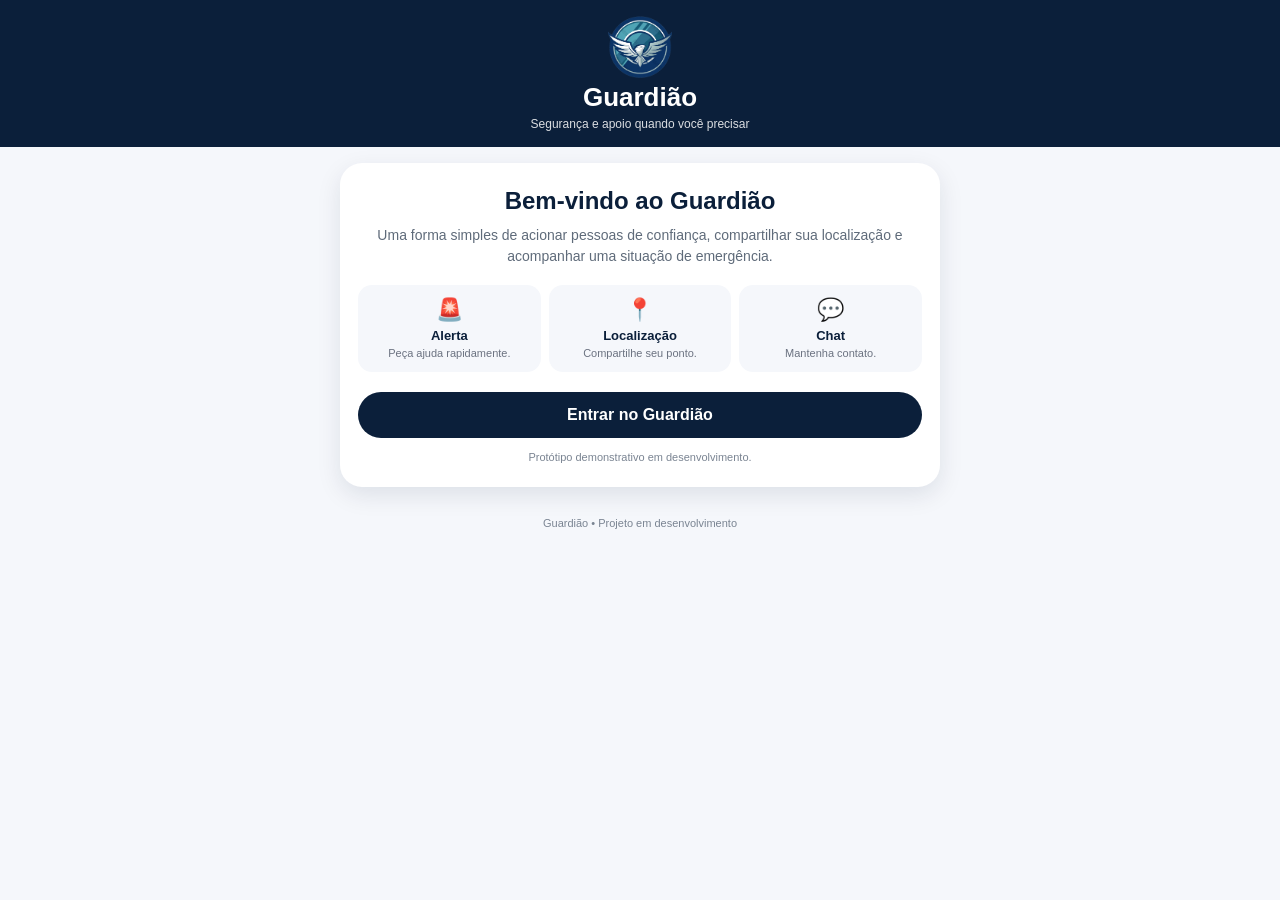
<file: index.html>
<!doctype html>
<html lang="pt-BR">
  <head>
    <meta charset="UTF-8" />

    <meta name="viewport" content="width=device-width, initial-scale=1.0" />

    <title>Guardião</title>

    <style>
      * {
        margin: 0;
        padding: 0;
        box-sizing: border-box;
      }

      body {
        font-family: Arial, Helvetica, sans-serif;
        background: #f5f7fb;
        color: #0b1f3a;
        min-height: 100vh;
      }

      .pagina {
        min-height: 100vh;
      }

      header {
        width: 100%;
        background: #0b1f3a;
        color: white;
        text-align: center;
        padding: 16px 15px;
      }

      .logo-area {
        display: flex;
        flex-direction: column;
        align-items: center;
        gap: 4px;
      }

      .logo-area img {
        height: 62px;
      }

      .logo-area h1 {
        font-size: 26px;
      }

      .logo-area span {
        font-size: 12px;
        opacity: 0.85;
      }

      main {
        display: flex;
        justify-content: center;
        padding: 16px 14px 20px;
      }

      .card {
        width: 100%;
        max-width: 600px;
        background: white;
        border-radius: 22px;
        padding: 24px 18px;
        text-align: center;
        box-shadow: 0 8px 24px rgba(11, 31, 58, 0.1);
      }

      h2 {
        font-size: 24px;
        margin-bottom: 10px;
      }

      .descricao {
        color: #5f6b7a;
        line-height: 1.5;
        font-size: 14px;
        margin-bottom: 18px;
      }

      .destaques {
        display: grid;
        grid-template-columns: repeat(3, 1fr);
        gap: 8px;
        margin-bottom: 20px;
      }

      .destaque {
        background: #f5f7fb;
        border-radius: 14px;
        padding: 12px 8px;
      }

      .emoji {
        display: block;
        font-size: 22px;
        margin-bottom: 5px;
      }

      .destaque strong {
        display: block;
        font-size: 13px;
        margin-bottom: 3px;
      }

      .destaque p {
        font-size: 11px;
        color: #6b7280;
        line-height: 1.3;
      }

      .botao {
        display: block;
        width: 100%;
        background: #0b1f3a;
        color: white;
        text-decoration: none;
        border: none;
        border-radius: 30px;
        padding: 14px 20px;
        font-size: 16px;
        font-weight: bold;
        cursor: pointer;
      }

      .botao:hover {
        opacity: 0.95;
      }

      .aviso {
        margin-top: 13px;
        color: #7a8492;
        font-size: 11px;
      }

      footer {
        text-align: center;
        padding: 10px 10px 18px;
        color: #7a8492;
        font-size: 11px;
      }

      @media (max-width: 430px) {
        header {
          padding: 14px 12px;
        }

        .logo-area img {
          height: 58px;
        }

        .logo-area h1 {
          font-size: 24px;
        }

        main {
          padding: 14px 12px;
        }

        .card {
          padding: 22px 16px;
          border-radius: 20px;
        }

        h2 {
          font-size: 22px;
        }

        .descricao {
          font-size: 14px;
          margin-bottom: 16px;
        }

        .destaques {
          grid-template-columns: repeat(3, 1fr);
          gap: 6px;
        }

        .destaque {
          padding: 10px 5px;
        }

        .emoji {
          font-size: 20px;
        }

        .destaque strong {
          font-size: 12px;
        }

        .destaque p {
          display: none;
        }
      }
    </style>
  </head>

  <body>
    <div class="pagina">
      <header>
        <div class="logo-area">
          <img src="imagens/logo.png" alt="Logo Guardião" />

          <h1>Guardião</h1>

          <span> Segurança e apoio quando você precisar </span>
        </div>
      </header>

      <main>
        <section class="card">
          <h2>Bem-vindo ao Guardião</h2>

          <p class="descricao">
            Uma forma simples de acionar pessoas de confiança, compartilhar sua
            localização e acompanhar uma situação de emergência.
          </p>

          <div class="destaques">
            <div class="destaque">
              <span class="emoji"> 🚨 </span>

              <strong> Alerta </strong>

              <p>Peça ajuda rapidamente.</p>
            </div>

            <div class="destaque">
              <span class="emoji"> 📍 </span>

              <strong> Localização </strong>

              <p>Compartilhe seu ponto.</p>
            </div>

            <div class="destaque">
              <span class="emoji"> 💬 </span>

              <strong> Chat </strong>

              <p>Mantenha contato.</p>
            </div>
          </div>

          <button type="button" class="botao" onclick="entrarNoGuardiao()">
            Entrar no Guardião
          </button>

          <p class="aviso">Protótipo demonstrativo em desenvolvimento.</p>
        </section>
      </main>

      <footer>Guardião • Projeto em desenvolvimento</footer>
    </div>

    <script>
      function entrarNoGuardiao() {
        window.location.href = "painel.html";
      }
    </script>
  </body>
</html>
</file>
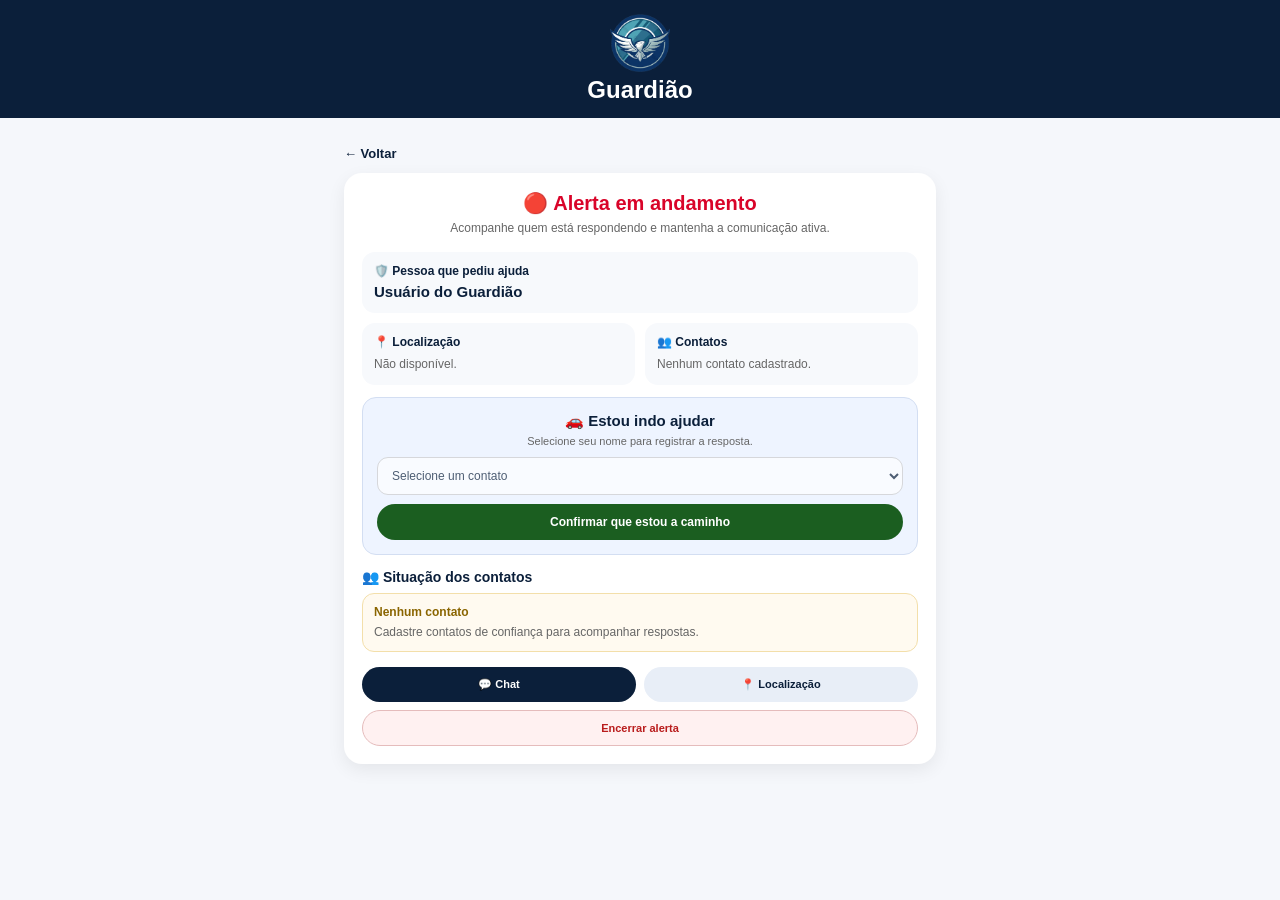
<file: alerta-ativo.html>
<!doctype html>
<html lang="pt-BR">
  <head>
    <meta charset="UTF-8" />

    <meta name="viewport" content="width=device-width, initial-scale=1.0" />

    <title>Guardião - Alerta Ativo</title>

    <style>
      * {
        margin: 0;
        padding: 0;
        box-sizing: border-box;
      }

      body {
        font-family: Arial, Helvetica, sans-serif;
        background: #f5f7fb;
        color: #0b1f3a;
        padding-bottom: 40px;
      }

      header {
        background: #0b1f3a;
        color: white;
        text-align: center;
        padding: 14px 12px;
      }

      .logo-area {
        display: flex;
        flex-direction: column;
        align-items: center;
        gap: 4px;
      }

      .logo-area img {
        height: 58px;
      }

      .logo-area span {
        font-size: 24px;
        font-weight: bold;
      }

      .container {
        width: 100%;
        max-width: 620px;
        margin: 12px auto;
        padding: 14px;
      }

      .voltar-topo {
        display: inline-block;
        margin-bottom: 12px;
        color: #0b1f3a;
        text-decoration: none;
        font-size: 13px;
        font-weight: bold;
      }

      .card {
        background: white;
        border-radius: 18px;
        padding: 18px;
        box-shadow: 0 6px 18px rgba(0, 0, 0, 0.07);
      }

      .topo-alerta {
        text-align: center;
        margin-bottom: 15px;
      }

      .topo-alerta h2 {
        color: #d90429;
        font-size: 20px;
        margin-bottom: 5px;
      }

      .topo-alerta p {
        color: #666;
        font-size: 12px;
        line-height: 1.4;
      }

      .resumo-grid {
        display: grid;
        grid-template-columns: 1fr 1fr;
        gap: 10px;
        margin-bottom: 12px;
      }

      .resumo-item {
        background: #f7f9fc;
        border-radius: 13px;
        padding: 12px;
      }

      .resumo-item strong {
        display: block;
        font-size: 12px;
        margin-bottom: 5px;
      }

      .texto-secundario {
        color: #666;
        font-size: 12px;
        line-height: 1.4;
      }

      .pessoa-alerta {
        grid-column: 1 / -1;
      }

      .pessoa-alerta span {
        color: #0b1f3a;
        font-weight: bold;
        font-size: 15px;
      }

      .mapa-area {
        margin-top: 8px;
      }

      .botao-mapa {
        display: inline-block;
        text-decoration: none;
        background: #0b1f3a;
        color: white;
        padding: 8px 12px;
        border-radius: 22px;
        font-size: 11px;
        font-weight: bold;
      }

      .responder-area {
        margin-top: 12px;
        padding: 14px;
        background: #eef4ff;
        border: 1px solid #d3def2;
        border-radius: 14px;
      }

      .responder-area h3 {
        text-align: center;
        font-size: 15px;
        margin-bottom: 5px;
      }

      .responder-area p {
        text-align: center;
        color: #666;
        font-size: 11px;
        margin-bottom: 10px;
      }

      .responder-area select {
        width: 100%;
        border: 1px solid #ccc;
        border-radius: 11px;
        padding: 10px;
        font-size: 12px;
        background: white;
        color: #0b1f3a;
        outline: none;
      }

      .botao-ajudar {
        width: 100%;
        border: none;
        border-radius: 25px;
        padding: 11px;
        margin-top: 9px;
        background: #1b5e20;
        color: white;
        font-size: 12px;
        font-weight: bold;
        cursor: pointer;
      }

      .mensagem {
        display: none;
        margin-top: 10px;
        padding: 10px;
        border-radius: 11px;
        text-align: center;
        font-size: 11px;
        font-weight: bold;
      }

      .mensagem-sucesso {
        background: #eef8f0;
        color: #1b5e20;
      }

      .mensagem-encerrado {
        background: #f2f2f2;
        color: #555;
      }

      .status-contatos {
        margin-top: 14px;
      }

      .status-contatos h3 {
        font-size: 14px;
        margin-bottom: 8px;
      }

      .ajuda-item {
        background: #eef8f0;
        border: 1px solid #cde8d3;
        border-radius: 12px;
        padding: 11px;
        margin-bottom: 7px;
      }

      .ajuda-item strong {
        display: block;
        color: #1b5e20;
        font-size: 12px;
        margin-bottom: 3px;
      }

      .aguardando {
        background: #fffaf0;
        border: 1px solid #f3dfaa;
      }

      .aguardando strong {
        color: #8a6500;
      }

      .acoes-principais {
        display: grid;
        grid-template-columns: 1fr 1fr;
        gap: 8px;
        margin-top: 15px;
      }

      .botao {
        border: none;
        border-radius: 25px;
        padding: 11px 8px;
        font-size: 11px;
        font-weight: bold;
        cursor: pointer;
        text-decoration: none;
        text-align: center;
      }

      .botao-chat {
        background: #0b1f3a;
        color: white;
      }

      .botao-localizacao {
        background: #e8eef7;
        color: #0b1f3a;
      }

      .botao-encerrar {
        grid-column: 1 / -1;
        background: #fff1f1;
        color: #b91c1c;
        border: 1px solid #e5bcbc;
      }

      .alerta-encerrado {
        display: none;
        margin-top: 15px;
        padding: 14px;
        border-radius: 13px;
        background: #f2f2f2;
        text-align: center;
      }

      .alerta-encerrado strong {
        display: block;
        color: #333;
        font-size: 13px;
        margin-bottom: 4px;
      }

      .alerta-encerrado span {
        color: #666;
        font-size: 11px;
      }

      @media (max-width: 420px) {
        .resumo-grid {
          grid-template-columns: 1fr;
        }

        .pessoa-alerta {
          grid-column: auto;
        }

        .acoes-principais {
          grid-template-columns: 1fr;
        }

        .botao-encerrar {
          grid-column: auto;
        }
      }
    </style>
  </head>

  <body>
    <header>
      <h1 class="logo-area">
        <img src="imagens/logo.png" alt="Logo Guardião" />

        <span> Guardião </span>
      </h1>
    </header>

    <main class="container">
      <a href="emergencia.html" class="voltar-topo"> ← Voltar </a>

      <div class="card">
        <div class="topo-alerta">
          <h2>🔴 Alerta em andamento</h2>

          <p>Acompanhe quem está respondendo e mantenha a comunicação ativa.</p>
        </div>

        <div class="resumo-grid">
          <!-- PESSOA -->

          <div class="resumo-item pessoa-alerta">
            <strong> 🛡️ Pessoa que pediu ajuda </strong>

            <span id="nomePessoaAlerta"> Usuário do Guardião </span>
          </div>

          <!-- LOCALIZAÇÃO -->

          <div class="resumo-item">
            <strong> 📍 Localização </strong>

            <span class="texto-secundario" id="statusLocalizacao">
              Carregando...
            </span>

            <div class="mapa-area" id="mapaArea" style="display: none">
              <a
                href="#"
                target="_blank"
                rel="noopener noreferrer"
                id="linkMapa"
                class="botao-mapa"
              >
                Abrir mapa
              </a>
            </div>
          </div>

          <!-- CONTATOS -->

          <div class="resumo-item">
            <strong> 👥 Contatos </strong>

            <span class="texto-secundario" id="quantidadeContatos">
              Verificando...
            </span>
          </div>
        </div>

        <!-- RESPONDER -->

        <div class="responder-area" id="responderArea">
          <h3>🚗 Estou indo ajudar</h3>

          <p>Selecione seu nome para registrar a resposta.</p>

          <select id="contatoRespondendo">
            <option value="">Selecione um contato</option>
          </select>

          <button class="botao-ajudar" onclick="aceitarAjuda()">
            Confirmar que estou a caminho
          </button>
        </div>

        <div class="mensagem mensagem-sucesso" id="mensagemAjuda">
          ✅ Resposta registrada.
        </div>

        <!-- STATUS -->

        <div class="status-contatos">
          <h3>👥 Situação dos contatos</h3>

          <div id="listaStatusContatos"></div>
        </div>

        <!-- AÇÕES -->

        <div class="acoes-principais" id="acoesPrincipais">
          <a href="chat.html" class="botao botao-chat"> 💬 Chat </a>

          <button class="botao botao-localizacao" onclick="abrirLocalizacao()">
            📍 Localização
          </button>

          <button class="botao botao-encerrar" onclick="encerrarAlerta()">
            Encerrar alerta
          </button>
        </div>

        <div class="alerta-encerrado" id="alertaEncerrado">
          <strong> ✅ Alerta encerrado </strong>

          <span> Esta ocorrência foi finalizada. </span>
        </div>

        <div class="mensagem mensagem-encerrado" id="mensagemEncerrado">
          Alerta encerrado.
        </div>
      </div>
    </main>

    <script>
      const chaveChat = "mensagensChatGuardiao";

      const chaveAjudas = "ajudasGuardiao";

      const chavePerfil = "perfilGuardiao";

      const chaveContatos = "contatosGuardiao";

      const chaveLocalizacao = "localizacaoAlertaGuardiao";

      let linkLocalizacao = "";

      function carregarDados() {
        carregarPerfilNoAlerta();

        carregarContatos();

        carregarLocalizacaoDoAlerta();

        atualizarListaStatus();
      }

      function carregarPerfilNoAlerta() {
        const perfil = JSON.parse(localStorage.getItem(chavePerfil));

        const elemento = document.getElementById("nomePessoaAlerta");

        if (perfil && perfil.nome && perfil.nome.trim() !== "") {
          elemento.textContent = perfil.nome.trim();
        } else {
          elemento.textContent = "Usuário do Guardião";
        }
      }

      function carregarContatos() {
        const contatos = JSON.parse(localStorage.getItem(chaveContatos)) || [];

        const quantidade = document.getElementById("quantidadeContatos");

        const seletor = document.getElementById("contatoRespondendo");

        seletor.innerHTML = `
            <option value="">
                Selecione um contato
            </option>
        `;

        if (contatos.length === 0) {
          quantidade.textContent = "Nenhum contato cadastrado.";

          seletor.disabled = true;

          return;
        }

        quantidade.textContent =
          contatos.length === 1
            ? "1 contato cadastrado."
            : contatos.length + " contatos cadastrados.";

        contatos.forEach(function (contato) {
          const opcao = document.createElement("option");

          opcao.value = contato.nome;

          opcao.textContent = contato.nome;

          seletor.appendChild(opcao);
        });
      }

      function carregarLocalizacaoDoAlerta() {
        const elemento = document.getElementById("statusLocalizacao");

        const mapaArea = document.getElementById("mapaArea");

        const linkMapaElemento = document.getElementById("linkMapa");

        const localizacao = JSON.parse(localStorage.getItem(chaveLocalizacao));

        if (!localizacao) {
          elemento.textContent = "Não disponível.";

          mapaArea.style.display = "none";

          return;
        }

        linkLocalizacao = localizacao.linkMapa;

        elemento.innerHTML =
          localizacao.coordenadas + "<br>" + "às " + localizacao.horario;

        linkMapaElemento.href = localizacao.linkMapa;

        mapaArea.style.display = "block";
      }

      function abrirLocalizacao() {
        if (linkLocalizacao === "") {
          alert("A localização do alerta ainda não está disponível.");

          return;
        }

        window.open(linkLocalizacao, "_blank");
      }

      function aceitarAjuda() {
        const seletor = document.getElementById("contatoRespondendo");

        const nomeContato = seletor.value;

        if (nomeContato === "") {
          alert("Selecione quem está respondendo ao alerta.");

          return;
        }

        let ajudas = JSON.parse(localStorage.getItem(chaveAjudas)) || [];

        const jaExiste = ajudas.some(function (item) {
          return item.nome === nomeContato;
        });

        if (jaExiste) {
          alert(nomeContato + " já informou que está indo ajudar.");

          return;
        }

        const horario = obterHoraAtual();

        const novaAjuda = {
          nome: nomeContato,

          horario: horario,

          status: "A caminho",
        };

        ajudas.push(novaAjuda);

        localStorage.setItem(
          chaveAjudas,

          JSON.stringify(ajudas),
        );

        registrarMensagemSistema(
          "🚗 " + nomeContato + " informou que está indo ajudar.",

          horario,
        );

        const mensagem = document.getElementById("mensagemAjuda");

        mensagem.style.display = "block";

        setTimeout(
          function () {
            mensagem.style.display = "none";
          },

          2200,
        );

        seletor.value = "";

        atualizarListaStatus();
      }

      function atualizarListaStatus() {
        const contatos = JSON.parse(localStorage.getItem(chaveContatos)) || [];

        const ajudas = JSON.parse(localStorage.getItem(chaveAjudas)) || [];

        const area = document.getElementById("listaStatusContatos");

        area.innerHTML = "";

        if (contatos.length === 0) {
          area.innerHTML = `

                <div class="ajuda-item aguardando">

                    <strong>
                        Nenhum contato
                    </strong>

                    <span class="texto-secundario">
                        Cadastre contatos de confiança para acompanhar respostas.
                    </span>

                </div>

            `;

          return;
        }

        /*
            Primeiro mostra quem já
            confirmou ajuda.
        */

        const ordenados = [...contatos].sort(function (a, b) {
          const ajudaA = ajudas.some((item) => item.nome === a.nome);

          const ajudaB = ajudas.some((item) => item.nome === b.nome);

          return Number(ajudaB) - Number(ajudaA);
        });

        ordenados.forEach(function (contato) {
          const ajuda = ajudas.find(function (item) {
            return item.nome === contato.nome;
          });

          const bloco = document.createElement("div");

          if (ajuda) {
            bloco.className = "ajuda-item";

            bloco.innerHTML = `

                        <strong>
                            🚗 ${contato.nome}
                        </strong>

                        <span class="texto-secundario">
                            A caminho • ${ajuda.horario}
                        </span>

                    `;
          } else {
            bloco.className = "ajuda-item aguardando";

            bloco.innerHTML = `

                        <strong>
                            👀 ${contato.nome}
                        </strong>

                        <span class="texto-secundario">
                            Aguardando resposta.
                        </span>

                    `;
          }

          area.appendChild(bloco);
        });
      }

      function registrarMensagemSistema(texto, horario) {
        const mensagens = JSON.parse(localStorage.getItem(chaveChat)) || [];

        mensagens.push({
          nome: "Sistema Guardião",

          texto: texto,

          tipo: "recebida",

          hora: horario,
        });

        localStorage.setItem(
          chaveChat,

          JSON.stringify(mensagens),
        );
      }

      function obterHoraAtual() {
        return new Date().toLocaleTimeString(
          "pt-BR",

          {
            hour: "2-digit",

            minute: "2-digit",
          },
        );
      }

      function encerrarAlerta() {
        const confirmar = confirm("Deseja realmente encerrar este alerta?");

        if (!confirmar) {
          return;
        }

        const horario = obterHoraAtual();

        registrarMensagemSistema(
          "✅ O alerta de emergência foi encerrado.",

          horario,
        );

        localStorage.removeItem(chaveAjudas);

        localStorage.removeItem(chaveLocalizacao);

        document.getElementById("responderArea").style.display = "none";

        document.getElementById("listaStatusContatos").style.display = "none";

        document.getElementById("acoesPrincipais").style.display = "none";

        document.getElementById("alertaEncerrado").style.display = "block";

        document.getElementById("mensagemEncerrado").style.display = "block";

        setTimeout(
          function () {
            document.getElementById("mensagemEncerrado").style.display = "none";
          },

          2000,
        );
      }

      carregarDados();
    </script>
  </body>
</html>
</file>
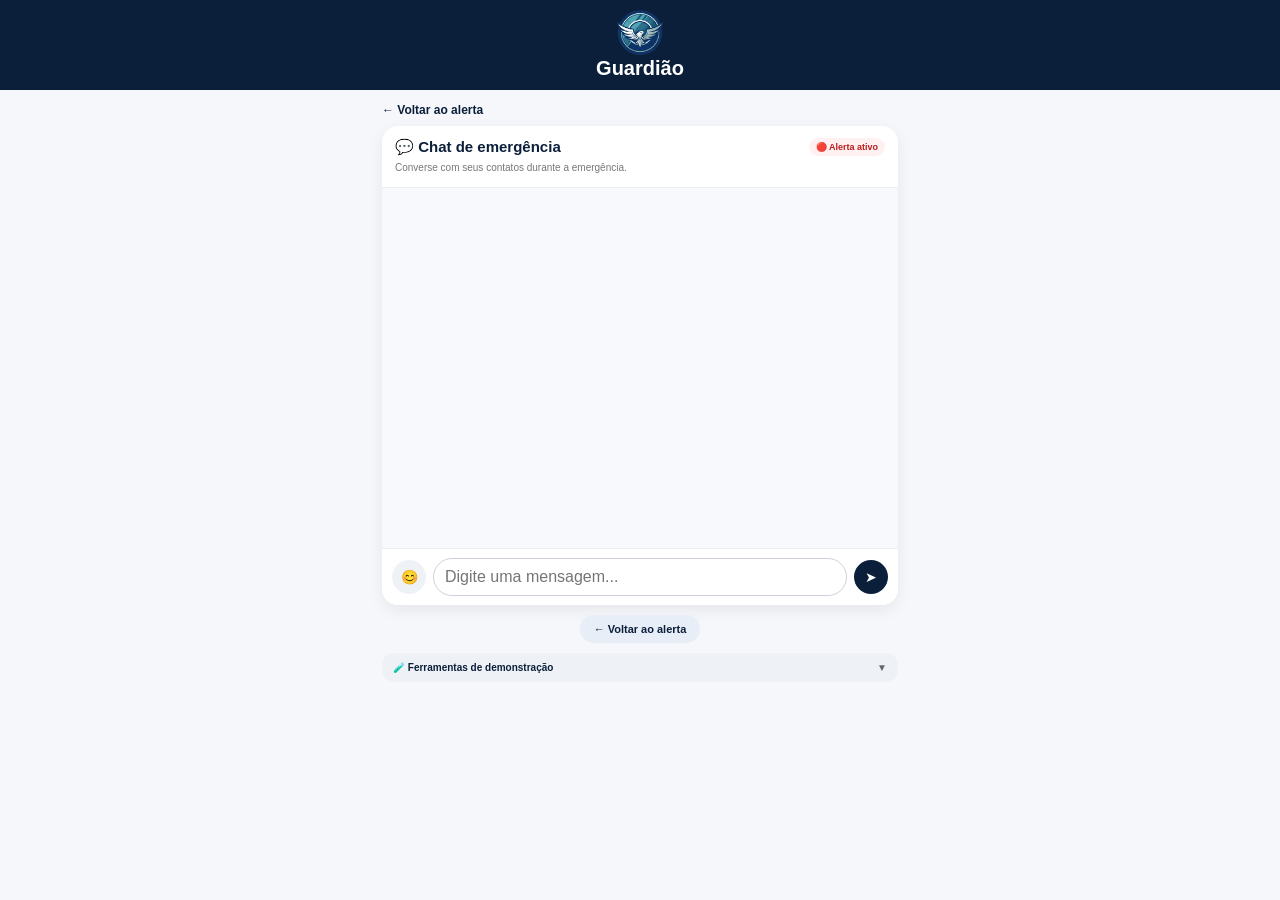
<file: chat.html>
<!doctype html>
<html lang="pt-BR">
  <head>
    <meta charset="UTF-8" />

    <meta
      name="viewport"
      content="width=device-width, initial-scale=1.0, viewport-fit=cover"
    />

    <title>Guardião - Chat de Emergência</title>

    <style>
      * {
        margin: 0;
        padding: 0;
        box-sizing: border-box;
      }

      html,
      body {
        width: 100%;
        max-width: 100%;
        overflow-x: hidden;
      }

      body {
        font-family: Arial, Helvetica, sans-serif;
        background: #f5f7fb;
        color: #0b1f3a;
        min-height: 100vh;
        padding-bottom: 25px;
      }

      /* CABEÇALHO */

      header {
        width: 100%;
        background: #0b1f3a;
        color: white;
        text-align: center;
        padding: 10px 12px;
      }

      .logo-area {
        display: flex;
        flex-direction: column;
        align-items: center;
        gap: 2px;
      }

      .logo-area img {
        height: 45px;
      }

      .logo-area span {
        font-size: 20px;
        font-weight: bold;
      }

      /* CONTAINER */

      .container {
        width: 100%;
        max-width: 540px;
        margin: 0 auto;
        padding: 10px 12px;
      }

      /* VOLTAR */

      .voltar-topo {
        display: inline-block;
        margin-bottom: 9px;
        text-decoration: none;
        color: #0b1f3a;
        font-size: 12px;
        font-weight: bold;
      }

      /* CHAT */

      .chat-card {
        width: 100%;
        max-width: 100%;
        background: white;
        border-radius: 16px;
        overflow: hidden;
        box-shadow: 0 5px 16px rgba(0, 0, 0, 0.07);
      }

      /* TOPO DO CHAT */

      .chat-topo {
        padding: 12px 13px;
        border-bottom: 1px solid #eee;
      }

      .chat-topo-linha {
        display: flex;
        align-items: center;
        justify-content: space-between;
        gap: 8px;
      }

      .chat-topo h2 {
        font-size: 15px;
        margin: 0;
      }

      .status-chat {
        flex-shrink: 0;
        padding: 4px 7px;
        border-radius: 20px;
        background: #fff1f1;
        color: #b91c1c;
        font-size: 9px;
        font-weight: bold;
      }

      .chat-topo p {
        color: #777;
        font-size: 10px;
        line-height: 1.35;
        margin-top: 5px;
      }

      /* ÁREA DE MENSAGENS */

      .mensagens {
        width: 100%;
        height: min(42dvh, 360px);
        min-height: 260px;
        overflow-y: auto;
        overflow-x: hidden;
        padding: 12px;
        background: #f7f9fc;
        scroll-behavior: smooth;
      }

      /* BALÕES */

      .mensagem {
        width: max-content;
        max-width: 78%;
        padding: 8px 10px;
        margin-bottom: 9px;
        border-radius: 13px;
        font-size: 12px;
        line-height: 1.35;
        overflow-wrap: anywhere;
        word-break: break-word;
      }

      .mensagem-enviada {
        margin-left: auto;
        margin-right: 0;
        background: #0b1f3a;
        color: white;
        border-bottom-right-radius: 4px;
      }

      .mensagem-recebida {
        margin-left: 0;
        margin-right: auto;
        background: white;
        color: #333;
        border: 1px solid #ddd;
        border-bottom-left-radius: 4px;
      }

      .nome-remetente {
        display: block;
        margin-bottom: 3px;
        font-size: 9px;
        font-weight: bold;
      }

      .mensagem-enviada .nome-remetente {
        color: #dce7ff;
      }

      .mensagem-recebida .nome-remetente {
        color: #0b1f3a;
      }

      .hora {
        display: block;
        margin-top: 4px;
        font-size: 8px;
        opacity: 0.65;
      }

      /* ÁREA DE DIGITAÇÃO */

      .entrada-wrapper {
        position: relative;
        width: 100%;
        max-width: 100%;
        background: white;
        border-top: 1px solid #eee;
      }

      .entrada-area {
        width: 100%;
        max-width: 100%;
        display: grid;

        grid-template-columns:
          34px
          minmax(0, 1fr)
          34px;

        align-items: center;
        gap: 7px;

        padding: 9px 10px;
      }

      .entrada-area input {
        display: block;
        width: 100%;
        min-width: 0;

        border: 1px solid #cdd2da;
        border-radius: 24px;

        padding: 9px 11px;

        font-size: 16px;
        color: #0b1f3a;

        outline: none;
      }

      .entrada-area input:focus {
        border-color: #0b1f3a;
      }

      .botao-emoji,
      .botao-enviar {
        width: 34px;
        height: 34px;

        border: none;
        border-radius: 50%;

        display: flex;
        align-items: center;
        justify-content: center;

        cursor: pointer;

        font-size: 14px;
      }

      .botao-emoji {
        background: #eef2f7;
      }

      .botao-enviar {
        background: #0b1f3a;
        color: white;
      }

      /* PAINEL DE EMOJIS */

      .painel-emojis {
        display: none;

        position: absolute;

        left: 10px;
        bottom: 53px;

        width: 205px;
        max-width: calc(100% - 20px);

        background: white;

        border: 1px solid #ddd;
        border-radius: 13px;

        padding: 8px;

        box-shadow: 0 8px 20px rgba(0, 0, 0, 0.14);

        z-index: 20;
      }

      .grade-emojis {
        display: grid;
        grid-template-columns: repeat(6, 1fr);
        gap: 4px;
      }

      .emoji {
        border: none;
        background: transparent;
        font-size: 18px;
        cursor: pointer;
        padding: 3px;
      }

      /* LINK VOLTAR */

      .voltar-abaixo {
        text-align: center;
        margin-top: 10px;
      }

      .voltar-abaixo a {
        display: inline-block;

        padding: 8px 14px;

        border-radius: 22px;

        color: #0b1f3a;
        background: #e8eef7;

        text-decoration: none;

        font-size: 11px;
        font-weight: bold;
      }

      /* DEMONSTRAÇÃO */

      .demonstracao {
        width: 100%;

        margin-top: 10px;

        padding: 9px 11px;

        background: #eef2f7;

        border-radius: 12px;
      }

      .demonstracao-topo {
        width: 100%;

        display: flex;
        align-items: center;
        justify-content: space-between;

        cursor: pointer;
      }

      .demonstracao-topo strong {
        font-size: 10px;
      }

      .demonstracao-topo span {
        color: #666;
        font-size: 10px;
      }

      .demonstracao-conteudo {
        display: none;
        margin-top: 8px;
      }

      .botoes-demo {
        display: grid;
        grid-template-columns: 1fr 1fr;
        gap: 6px;
      }

      .botao-simular,
      .limpar {
        width: 100%;

        border: none;
        border-radius: 20px;

        padding: 8px;

        cursor: pointer;

        font-size: 9px;
        font-weight: bold;
      }

      .botao-simular {
        background: white;
        color: #0b1f3a;
      }

      .limpar {
        background: #f8f8f8;
        color: #555;
      }

      .aviso {
        margin-top: 6px;

        text-align: center;

        color: #777;

        font-size: 8px;
        line-height: 1.35;
      }

      /* CELULAR */

      @media (max-width: 480px) {
        header {
          padding: 8px;
        }

        .logo-area img {
          height: 40px;
        }

        .logo-area span {
          font-size: 18px;
        }

        .container {
          padding: 8px 10px;
        }

        .chat-topo {
          padding: 10px 11px;
        }

        .chat-topo h2 {
          font-size: 14px;
        }

        .mensagens {
          min-height: 270px;
          height: 43dvh;
          padding: 10px;
        }

        .mensagem {
          max-width: 80%;
        }

        .entrada-area {
          grid-template-columns:
            32px
            minmax(0, 1fr)
            32px;

          gap: 6px;

          padding: 8px;
        }

        .botao-emoji,
        .botao-enviar {
          width: 32px;
          height: 32px;
        }

        .entrada-area input {
          padding: 8px 10px;
          font-size: 16px;
        }
      }

      /* CELULAR PEQUENO */

      @media (max-width: 350px) {
        .status-chat {
          display: none;
        }

        .mensagem {
          max-width: 82%;
        }

        .botoes-demo {
          grid-template-columns: 1fr;
        }
      }
    </style>
  </head>

  <body>
    <header>
      <div class="logo-area">
        <img src="imagens/logo.png" alt="Logo Guardião" />

        <span> Guardião </span>
      </div>
    </header>

    <main class="container">
      <a href="emergencia.html" class="voltar-topo"> ← Voltar ao alerta </a>

      <div class="chat-card">
        <!-- CABEÇALHO DO CHAT -->

        <div class="chat-topo">
          <div class="chat-topo-linha">
            <h2>💬 Chat de emergência</h2>

            <span class="status-chat"> 🔴 Alerta ativo </span>
          </div>

          <p>Converse com seus contatos durante a emergência.</p>
        </div>

        <!-- MENSAGENS -->

        <div class="mensagens" id="mensagensChat"></div>

        <!-- DIGITAÇÃO -->

        <div class="entrada-wrapper">
          <!-- EMOJIS -->

          <div class="painel-emojis" id="painelEmojis">
            <div class="grade-emojis">
              <button
                class="emoji"
                type="button"
                onclick="adicionarEmoji('😊')"
              >
                😊
              </button>

              <button
                class="emoji"
                type="button"
                onclick="adicionarEmoji('❤️')"
              >
                ❤️
              </button>

              <button
                class="emoji"
                type="button"
                onclick="adicionarEmoji('👍')"
              >
                👍
              </button>

              <button
                class="emoji"
                type="button"
                onclick="adicionarEmoji('🙏')"
              >
                🙏
              </button>

              <button
                class="emoji"
                type="button"
                onclick="adicionarEmoji('😢')"
              >
                😢
              </button>

              <button
                class="emoji"
                type="button"
                onclick="adicionarEmoji('😰')"
              >
                😰
              </button>

              <button
                class="emoji"
                type="button"
                onclick="adicionarEmoji('🚨')"
              >
                🚨
              </button>

              <button
                class="emoji"
                type="button"
                onclick="adicionarEmoji('📍')"
              >
                📍
              </button>

              <button
                class="emoji"
                type="button"
                onclick="adicionarEmoji('🆘')"
              >
                🆘
              </button>

              <button
                class="emoji"
                type="button"
                onclick="adicionarEmoji('👌')"
              >
                👌
              </button>

              <button
                class="emoji"
                type="button"
                onclick="adicionarEmoji('✅')"
              >
                ✅
              </button>

              <button
                class="emoji"
                type="button"
                onclick="adicionarEmoji('❗')"
              >
                ❗
              </button>

              <button
                class="emoji"
                type="button"
                onclick="adicionarEmoji('🏠')"
              >
                🏠
              </button>

              <button
                class="emoji"
                type="button"
                onclick="adicionarEmoji('🚗')"
              >
                🚗
              </button>

              <button
                class="emoji"
                type="button"
                onclick="adicionarEmoji('📞')"
              >
                📞
              </button>

              <button
                class="emoji"
                type="button"
                onclick="adicionarEmoji('💬')"
              >
                💬
              </button>

              <button
                class="emoji"
                type="button"
                onclick="adicionarEmoji('👀')"
              >
                👀
              </button>

              <button
                class="emoji"
                type="button"
                onclick="adicionarEmoji('💙')"
              >
                💙
              </button>
            </div>
          </div>

          <div class="entrada-area">
            <button
              class="botao-emoji"
              type="button"
              onclick="abrirEmojis()"
              aria-label="Abrir emojis"
            >
              😊
            </button>

            <input
              type="text"
              id="campoMensagem"
              placeholder="Digite uma mensagem..."
              autocomplete="off"
              onkeydown="verificarEnter(event)"
            />

            <button
              class="botao-enviar"
              type="button"
              onclick="enviarMensagem()"
              aria-label="Enviar mensagem"
            >
              ➤
            </button>
          </div>
        </div>
      </div>

      <!-- VOLTAR -->

      <div class="voltar-abaixo">
        <a href="emergencia.html"> ← Voltar ao alerta </a>
      </div>

      <!-- DEMONSTRAÇÃO -->

      <div class="demonstracao">
        <div class="demonstracao-topo" onclick="alternarDemonstracao()">
          <strong> 🧪 Ferramentas de demonstração </strong>

          <span id="iconeDemonstracao"> ▼ </span>
        </div>

        <div class="demonstracao-conteudo" id="demonstracaoConteudo">
          <div class="botoes-demo">
            <button
              class="botao-simular"
              type="button"
              onclick="simularResposta()"
            >
              💬 Simular resposta
            </button>

            <button class="limpar" type="button" onclick="limparChat()">
              Limpar conversa
            </button>
          </div>

          <div class="aviso">
            As respostas são simuladas apenas para demonstração do protótipo.
          </div>
        </div>
      </div>
    </main>

    <script>
      const chaveChat = "mensagensChatGuardiao";

      const chavePerfil = "perfilGuardiao";

      function obterNomeUsuario() {
        const perfil = JSON.parse(localStorage.getItem(chavePerfil)) || {};

        if (perfil.nome && perfil.nome.trim() !== "") {
          return perfil.nome.trim() + " — pediu ajuda";
        }

        return "Você — pediu ajuda";
      }

      function carregarMensagens() {
        const mensagens = JSON.parse(localStorage.getItem(chaveChat)) || [];

        const area = document.getElementById("mensagensChat");

        area.innerHTML = "";

        mensagens.forEach(function (item) {
          adicionarMensagemNaTela(
            item.texto,

            item.tipo,

            item.hora,

            item.nome || obterNomeUsuario(),
          );
        });

        rolarChat();
      }

      function enviarMensagem() {
        const campo = document.getElementById("campoMensagem");

        const texto = campo.value.trim();

        if (texto === "") {
          return;
        }

        const hora = obterHoraAtual();

        const nomeUsuario = obterNomeUsuario();

        salvarMensagem({
          nome: nomeUsuario,

          texto: texto,

          tipo: "enviada",

          hora: hora,
        });

        adicionarMensagemNaTela(
          texto,

          "enviada",

          hora,

          nomeUsuario,
        );

        campo.value = "";

        document.getElementById("painelEmojis").style.display = "none";

        rolarChat();
      }

      function simularResposta() {
        const contatos =
          JSON.parse(localStorage.getItem("contatosGuardiao")) || [];

        if (contatos.length === 0) {
          alert("Cadastre pelo menos um contato para testar o chat.");

          return;
        }

        const contato = contatos[Math.floor(Math.random() * contatos.length)];

        const respostas = [
          "Estou indo até você. 🚗",

          "Onde você está agora? 📍",

          "Recebi seu alerta.",

          "Estou tentando falar com você.",

          "Fique onde está. Estou a caminho.",

          "Já estou chegando. 👍",

          "Você está bem?",

          "Vou pedir ajuda agora. 📞",
        ];

        const texto = respostas[Math.floor(Math.random() * respostas.length)];

        const hora = obterHoraAtual();

        salvarMensagem({
          nome: contato.nome,

          texto: texto,

          tipo: "recebida",

          hora: hora,
        });

        adicionarMensagemNaTela(
          texto,

          "recebida",

          hora,

          contato.nome,
        );

        rolarChat();
      }

      function salvarMensagem(mensagem) {
        const mensagens = JSON.parse(localStorage.getItem(chaveChat)) || [];

        mensagens.push(mensagem);

        localStorage.setItem(
          chaveChat,

          JSON.stringify(mensagens),
        );
      }

      function adicionarMensagemNaTela(texto, tipo, hora, nome) {
        const area = document.getElementById("mensagensChat");

        const mensagem = document.createElement("div");

        mensagem.className =
          "mensagem " +
          (tipo === "recebida" ? "mensagem-recebida" : "mensagem-enviada");

        const nomeElemento = document.createElement("span");

        nomeElemento.className = "nome-remetente";

        nomeElemento.textContent = nome;

        const textoElemento = document.createElement("div");

        textoElemento.textContent = texto;

        const horaElemento = document.createElement("span");

        horaElemento.className = "hora";

        horaElemento.textContent = hora;

        mensagem.appendChild(nomeElemento);

        mensagem.appendChild(textoElemento);

        mensagem.appendChild(horaElemento);

        area.appendChild(mensagem);
      }

      function abrirEmojis() {
        const painel = document.getElementById("painelEmojis");

        painel.style.display =
          painel.style.display === "block" ? "none" : "block";
      }

      function adicionarEmoji(emoji) {
        const campo = document.getElementById("campoMensagem");

        campo.value = campo.value + emoji;

        campo.focus();
      }

      function verificarEnter(event) {
        if (event.key === "Enter") {
          event.preventDefault();

          enviarMensagem();
        }
      }

      function obterHoraAtual() {
        return new Date().toLocaleTimeString(
          "pt-BR",

          {
            hour: "2-digit",
            minute: "2-digit",
          },
        );
      }

      function rolarChat() {
        const area = document.getElementById("mensagensChat");

        area.scrollTop = area.scrollHeight;
      }

      function limparChat() {
        const confirmar = confirm(
          "Deseja realmente apagar as mensagens deste chat?",
        );

        if (!confirmar) {
          return;
        }

        localStorage.removeItem(chaveChat);

        document.getElementById("mensagensChat").innerHTML = "";
      }

      function alternarDemonstracao() {
        const area = document.getElementById("demonstracaoConteudo");

        const icone = document.getElementById("iconeDemonstracao");

        if (area.style.display === "block") {
          area.style.display = "none";

          icone.textContent = "▼";
        } else {
          area.style.display = "block";

          icone.textContent = "▲";
        }
      }

      carregarMensagens();
    </script>
  </body>
</html>
</file>
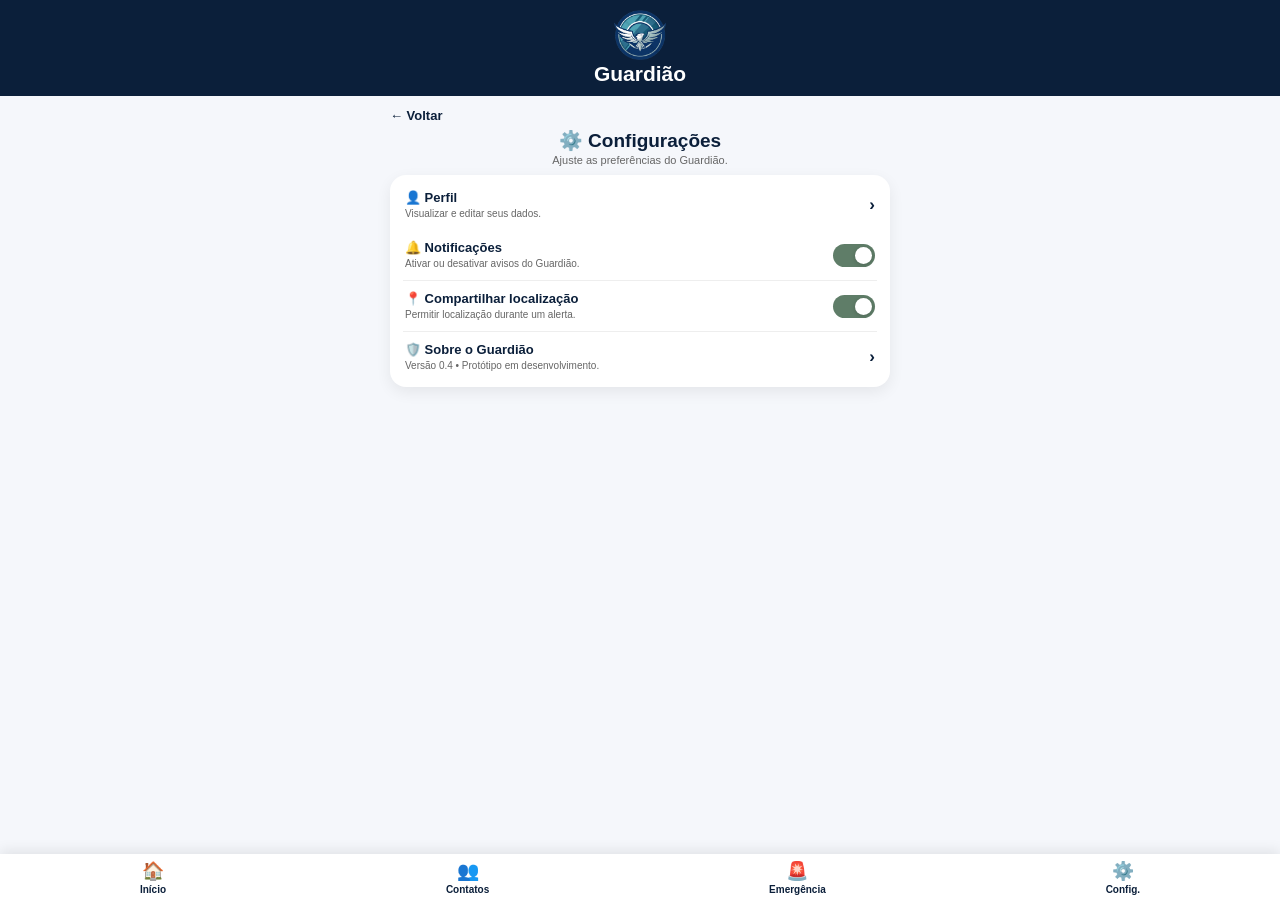
<file: configuracoes.html>
<!doctype html>
<html lang="pt-BR">
  <head>
    <meta charset="UTF-8" />
    <meta name="viewport" content="width=device-width, initial-scale=1.0" />

    <title>Guardião - Configurações</title>

    <style>
      * {
        margin: 0;
        padding: 0;
        box-sizing: border-box;
      }

      body {
        font-family: Arial, Helvetica, sans-serif;
        background: #f5f7fb;
        color: #0b1f3a;
        padding-bottom: 58px;
      }

      header {
        background: #0b1f3a;
        color: white;
        text-align: center;
        padding: 10px 12px;
      }

      .logo-area {
        display: flex;
        flex-direction: column;
        align-items: center;
        gap: 2px;
      }

      .logo-area img {
        height: 50px;
      }

      .logo-area span {
        font-size: 21px;
        font-weight: bold;
      }

      .container {
        width: 100%;
        max-width: 520px;
        margin: 4px auto;
        padding: 6px 10px;
      }

      .voltar-topo {
        display: inline-block;
        margin-bottom: 6px;
        color: #0b1f3a;
        text-decoration: none;
        font-size: 13px;
        font-weight: bold;
      }

      .titulo-pagina {
        text-align: center;
        margin-bottom: 9px;
      }

      .titulo-pagina h2 {
        font-size: 19px;
        margin-bottom: 2px;
      }

      .titulo-pagina p {
        color: #666;
        font-size: 11px;
      }

      .card {
        background: white;
        border-radius: 16px;
        padding: 5px 13px;
        box-shadow: 0 5px 15px rgba(0, 0, 0, 0.07);
      }

      .item {
        display: flex;
        justify-content: space-between;
        align-items: center;
        gap: 10px;
        padding: 10px 2px;
        border-bottom: 1px solid #eee;
      }

      .item:last-child {
        border-bottom: none;
      }

      .item-link {
        text-decoration: none;
        color: inherit;
        display: block;
      }

      .item-info {
        flex: 1;
        min-width: 0;
      }

      .titulo {
        font-weight: bold;
        font-size: 13px;
      }

      .descricao {
        color: #666;
        font-size: 10px;
        margin-top: 2px;
        line-height: 1.3;
      }

      .seta {
        color: #0b1f3a;
        font-size: 17px;
        font-weight: bold;
        flex-shrink: 0;
      }

      /* SWITCH */

      .switch {
        position: relative;
        display: inline-block;
        width: 42px;
        height: 23px;
        flex-shrink: 0;
      }

      .switch input {
        opacity: 0;
        width: 0;
        height: 0;
      }

      .slider {
        position: absolute;
        cursor: pointer;
        inset: 0;
        background: #d5d9df;
        border-radius: 30px;
        transition: 0.25s;
      }

      .slider:before {
        content: "";
        position: absolute;
        width: 17px;
        height: 17px;
        left: 3px;
        top: 3px;
        background: white;
        border-radius: 50%;
        transition: 0.25s;
        box-shadow: 0 1px 4px rgba(0, 0, 0, 0.18);
      }

      input:checked + .slider {
        background: #5f7d68;
      }

      input:checked + .slider:before {
        transform: translateX(19px);
      }

      .mensagem-salva {
        display: none;
        margin-top: 8px;
        padding: 8px;
        border-radius: 10px;
        background: #eef8f0;
        color: #1b5e20;
        text-align: center;
        font-size: 10px;
        font-weight: bold;
      }

      .mensagem-aviso {
        display: none;
        margin-top: 8px;
        padding: 8px;
        border-radius: 10px;
        background: #fff4e5;
        color: #8a4b08;
        text-align: center;
        font-size: 10px;
        font-weight: bold;
      }

      /* SOBRE */

      .sobre-box {
        display: none;
        margin-top: 8px;
        padding: 10px;
        border-radius: 12px;
        background: #eef2f7;
        color: #0b1f3a;
        font-size: 10px;
        line-height: 1.4;
      }

      .sobre-box strong {
        display: block;
        margin-bottom: 4px;
        font-size: 12px;
      }

      /* NAVBAR */

      .navbar {
        position: fixed;
        bottom: 0;
        left: 0;
        width: 100%;
        background: white;
        display: flex;
        justify-content: space-around;
        align-items: center;
        padding: 6px 0 5px;
        box-shadow: 0 -4px 12px rgba(0, 0, 0, 0.08);
        z-index: 1000;
      }

      .navbar a {
        text-decoration: none;
        color: #0b1f3a;
        text-align: center;
        font-size: 10px;
        font-weight: bold;
      }

      .navbar span {
        display: block;
        font-size: 18px;
        margin-bottom: 2px;
      }

      @media (max-width: 480px) {
        .container {
          padding: 7px 10px;
        }

        .card {
          padding: 4px 11px;
        }

        .item {
          padding: 9px 2px;
        }

        .titulo {
          font-size: 13px;
        }

        .descricao {
          font-size: 10px;
        }
      }
    </style>
  </head>

  <body>
    <header>
      <div class="logo-area">
        <img src="imagens/logo.png" alt="Logo Guardião" />
        <span>Guardião</span>
      </div>
    </header>

    <main class="container">
      <a href="painel.html" class="voltar-topo">← Voltar</a>

      <div class="titulo-pagina">
        <h2>⚙️ Configurações</h2>
        <p>Ajuste as preferências do Guardião.</p>
      </div>

      <div class="card">
        <a href="perfil.html" class="item-link">
          <div class="item">
            <div class="item-info">
              <div class="titulo">👤 Perfil</div>
              <div class="descricao">Visualizar e editar seus dados.</div>
            </div>

            <div class="seta">›</div>
          </div>
        </a>

        <div class="item">
          <div class="item-info">
            <div class="titulo">🔔 Notificações</div>
            <div class="descricao">
              Ativar ou desativar avisos do Guardião.
            </div>
          </div>

          <label class="switch">
            <input
              type="checkbox"
              id="configNotificacoes"
              onchange="alterarNotificacoes()"
            />
            <span class="slider"></span>
          </label>
        </div>

        <div class="item">
          <div class="item-info">
            <div class="titulo">📍 Compartilhar localização</div>
            <div class="descricao">
              Permitir localização durante um alerta.
            </div>
          </div>

          <label class="switch">
            <input
              type="checkbox"
              id="configLocalizacao"
              onchange="salvarConfiguracoes()"
            />
            <span class="slider"></span>
          </label>
        </div>

        <div class="item" onclick="alternarSobre()" style="cursor: pointer">
          <div class="item-info">
            <div class="titulo">🛡️ Sobre o Guardião</div>
            <div class="descricao">
              Versão 0.4 • Protótipo em desenvolvimento.
            </div>
          </div>

          <div class="seta" id="setaSobre">›</div>
        </div>
      </div>

      <div class="sobre-box" id="sobreBox">
        <strong>🛡️ Guardião</strong>

        Protótipo de aplicação web voltado à segurança pessoal e ao envio de
        pedidos de ajuda para contatos de confiança.

        <br /><br />

        Esta versão utiliza armazenamento local no navegador e recursos de
        demonstração.
      </div>

      <div class="mensagem-salva" id="mensagemSalva">
        ✅ Preferências atualizadas.
      </div>

      <div class="mensagem-aviso" id="mensagemAviso"></div>
    </main>

    <nav class="navbar">
      <a href="painel.html">
        <span>🏠</span>
        Início
      </a>

      <a href="contatos.html">
        <span>👥</span>
        Contatos
      </a>

      <a href="emergencia.html">
        <span>🚨</span>
        Emergência
      </a>

      <a href="configuracoes.html">
        <span>⚙️</span>
        Config.
      </a>
    </nav>

    <script>
      const chaveConfiguracoes = "configuracoesGuardiao";

      function carregarConfiguracoes() {
        const configuracoes =
          JSON.parse(localStorage.getItem(chaveConfiguracoes)) || {
            notificacoes: true,
            localizacao: true,
          };

        document.getElementById("configNotificacoes").checked =
          configuracoes.notificacoes !== false;

        document.getElementById("configLocalizacao").checked =
          configuracoes.localizacao !== false;

        localStorage.setItem(
          chaveConfiguracoes,
          JSON.stringify(configuracoes),
        );
      }

      async function alterarNotificacoes() {
        const botao = document.getElementById("configNotificacoes");

        if (!botao.checked) {
          salvarConfiguracoes();
          return;
        }

        if (!("Notification" in window)) {
          botao.checked = false;
          salvarConfiguracoes(false);

          mostrarAviso(
            "Este navegador não oferece suporte às notificações.",
          );

          return;
        }

        if (Notification.permission === "granted") {
          salvarConfiguracoes();
          return;
        }

        if (Notification.permission === "denied") {
          botao.checked = false;
          salvarConfiguracoes(false);

          mostrarAviso(
            "As notificações estão bloqueadas no navegador. Será necessário liberá-las nas permissões do navegador.",
          );

          return;
        }

        try {
          const permissao = await Notification.requestPermission();

          if (permissao === "granted") {
            botao.checked = true;
            salvarConfiguracoes();

            mostrarAviso("Notificações permitidas com sucesso.");
          } else {
            botao.checked = false;
            salvarConfiguracoes(false);

            mostrarAviso("A permissão para notificações não foi concedida.");
          }
        } catch (erro) {
          botao.checked = false;
          salvarConfiguracoes(false);

          mostrarAviso(
            "Não foi possível solicitar a permissão de notificações.",
          );
        }
      }

      function salvarConfiguracoes(mostrarMensagem = true) {
        const configuracoes = {
          notificacoes:
            document.getElementById("configNotificacoes").checked,

          localizacao:
            document.getElementById("configLocalizacao").checked,
        };

        localStorage.setItem(
          chaveConfiguracoes,
          JSON.stringify(configuracoes),
        );

        if (!mostrarMensagem) {
          return;
        }

        const mensagem = document.getElementById("mensagemSalva");

        mensagem.style.display = "block";

        setTimeout(function () {
          mensagem.style.display = "none";
        }, 1800);
      }

      function mostrarAviso(texto) {
        const aviso = document.getElementById("mensagemAviso");

        aviso.textContent = texto;
        aviso.style.display = "block";

        setTimeout(function () {
          aviso.style.display = "none";
        }, 3500);
      }

      function alternarSobre() {
        const sobre = document.getElementById("sobreBox");
        const seta = document.getElementById("setaSobre");

        if (sobre.style.display === "block") {
          sobre.style.display = "none";
          seta.textContent = "›";
        } else {
          sobre.style.display = "block";
          seta.textContent = "⌄";
        }
      }

      carregarConfiguracoes();
    </script>
  </body>
</html>
</file>
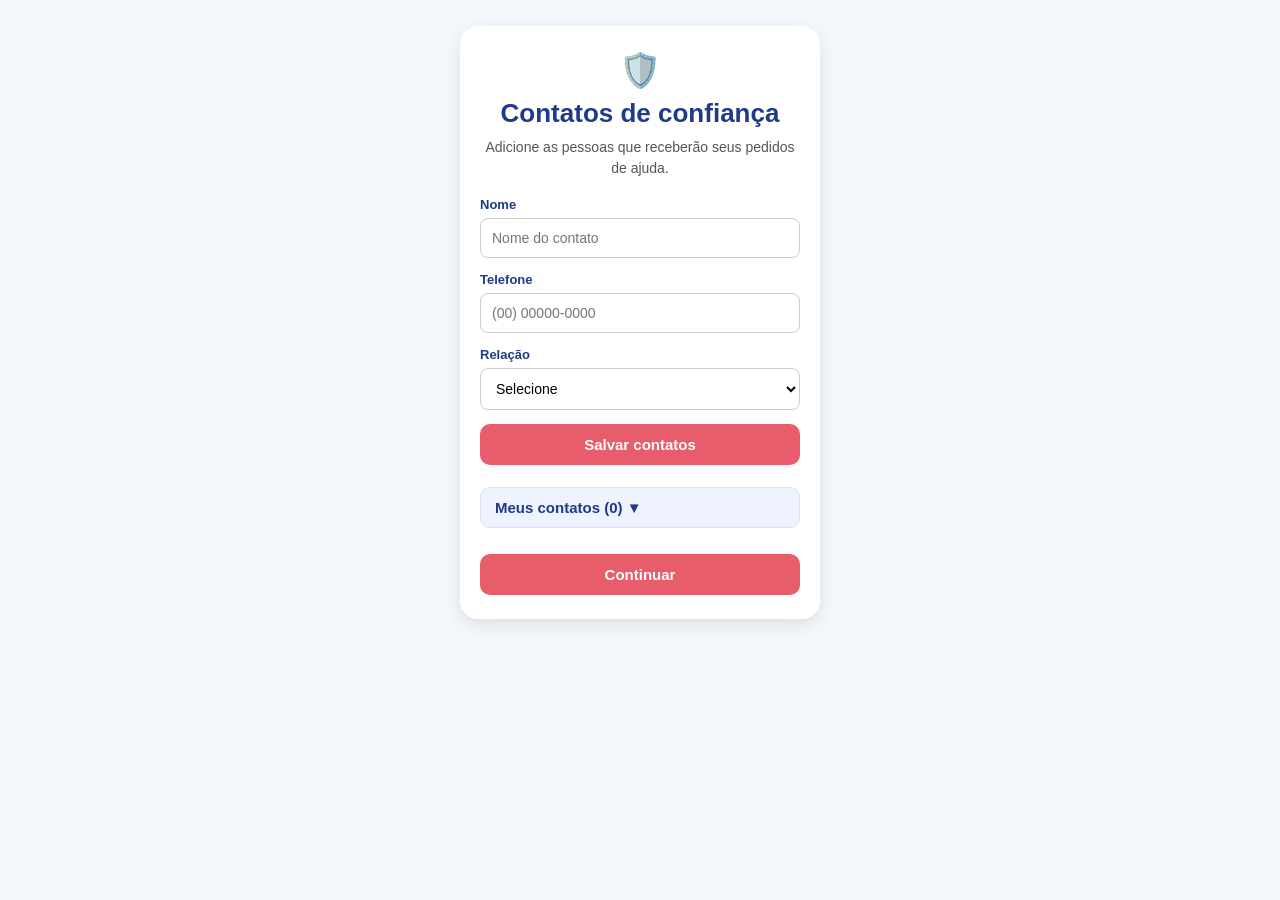
<file: contatos.html>
<!doctype html>
<html lang="pt-BR">
  <head>
    <meta charset="UTF-8" />
    <meta name="viewport" content="width=device-width, initial-scale=1.0" />
    <title>Contatos | Guardião</title>

    <link rel="stylesheet" href="style.css" />
  </head>

  <body>
    <main class="container">
      <div class="simbolo">🛡️</div>

      <h1>Contatos de confiança</h1>

      <p>Adicione as pessoas que receberão seus pedidos de ajuda.</p>

      <form id="formContato">
        <div class="campo">
          <label for="nomeContato">Nome</label>
          <input
            type="text"
            id="nomeContato"
            placeholder="Nome do contato"
            required
          />
        </div>

        <div class="campo">
          <label for="telefoneContato">Telefone</label>
          <input
            type="tel"
            id="telefoneContato"
            placeholder="(00) 00000-0000"
            required
          />
        </div>

        <div class="campo">
          <label for="relacaoContato">Relação</label>
          <select id="relacaoContato">
            <option value="">Selecione</option>
            <option value="Família">Família</option>
            <option value="Amigo(a)">Amigo(a)</option>
            <option value="Parceiro(a)">Parceiro(a)</option>
            <option value="Outro">Outro</option>
          </select>
        </div>

        <button type="submit" class="botao-principal">Salvar contatos</button>
      </form>

      <section class="lista-contatos">
        <button type="button" id="toggleContatos" class="toggle-contatos">
          Meus contatos (0) ▼
        </button>

        <div id="areaContatos" class="area-contatos escondido">
          <div id="listaContatos"></div>
        </div>
      </section>

      <a href="emergencia.html" class="link-botao">
        <button type="button" class="botao-continuar">Continuar</button>
      </a>
    </main>

    <script src="script.js"></script>
  </body>
</html>
</file>
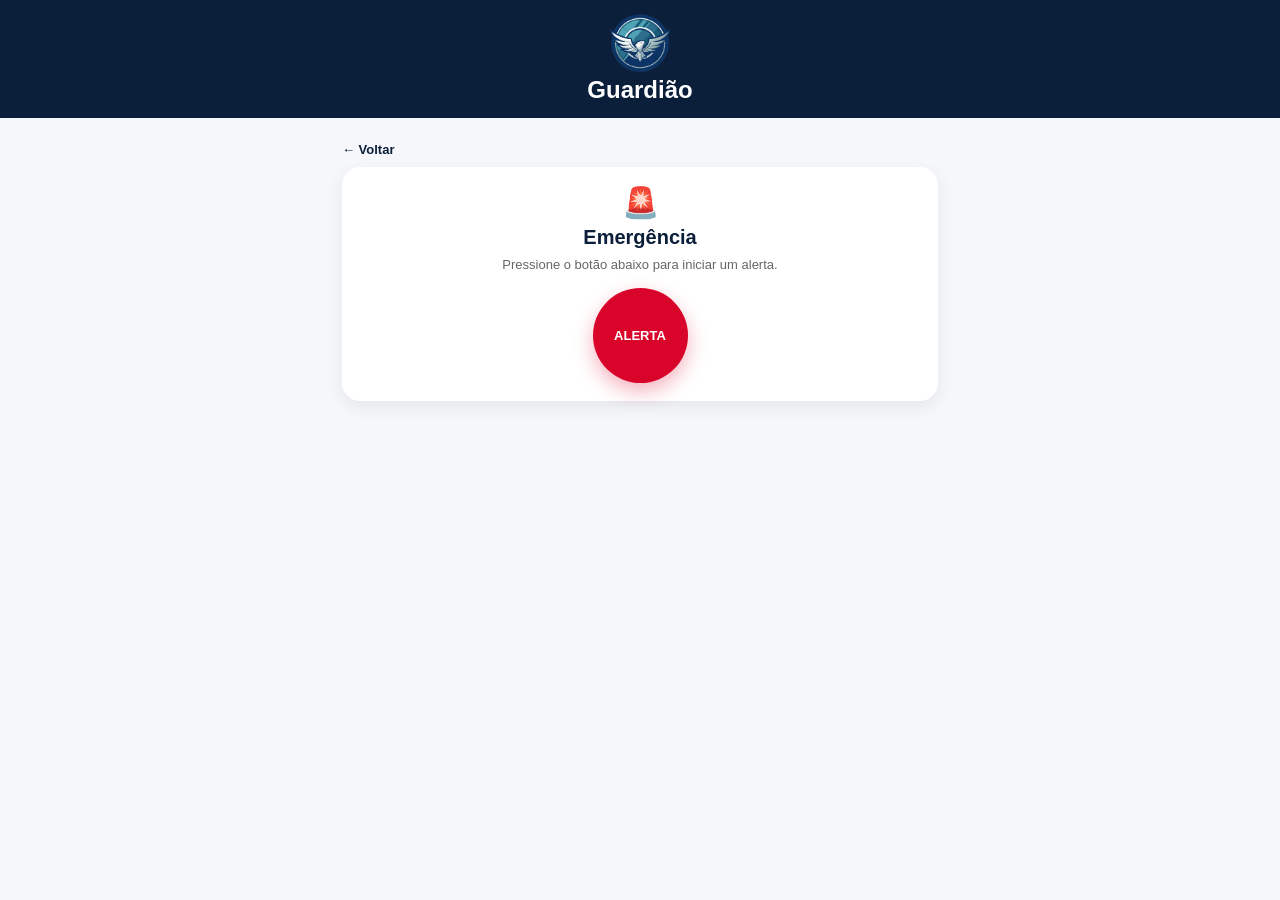
<file: emergencia.html>
<!doctype html>
<html lang="pt-BR">
  <head>
    <meta charset="UTF-8" />
    <meta name="viewport" content="width=device-width, initial-scale=1.0" />

    <title>Guardião - Emergência</title>

    <style>
      * {
        margin: 0;
        padding: 0;
        box-sizing: border-box;
      }

      body {
        font-family: Arial, Helvetica, sans-serif;
        background: #f5f7fb;
        color: #0b1f3a;
        text-align: center;
        padding-bottom: 40px;
      }

      header {
        background: #0b1f3a;
        color: white;
        padding: 14px 12px;
      }

      .logo-area {
        display: flex;
        flex-direction: column;
        align-items: center;
        gap: 4px;
      }

      .logo-area img {
        height: 58px;
      }

      .logo-area span {
        font-size: 24px;
        font-weight: bold;
      }

      .container {
        width: 100%;
        max-width: 620px;
        margin: 12px auto;
        padding: 12px;
      }

      .voltar-topo {
        display: block;
        text-align: left;
        margin-bottom: 10px;
        text-decoration: none;
        color: #0b1f3a;
        font-size: 13px;
        font-weight: bold;
      }

      .card {
        background: white;
        border-radius: 18px;
        padding: 18px;
        box-shadow: 0 6px 18px rgba(0, 0, 0, 0.07);
      }

      .icone {
        font-size: 30px;
        margin-bottom: 6px;
      }

      h2 {
        margin-bottom: 7px;
        font-size: 20px;
      }

      p {
        color: #666;
        line-height: 1.4;
        margin-bottom: 14px;
        font-size: 13px;
      }

      .botao-alerta {
        width: 95px;
        height: 95px;
        border-radius: 50%;
        border: none;
        background: #d90429;
        color: white;
        font-size: 13px;
        font-weight: bold;
        cursor: pointer;
        box-shadow: 0 8px 20px rgba(217, 4, 41, 0.3);
      }

      .confirmacao {
        display: none;
        margin-top: 16px;
        padding: 14px;
        background: #fff8f8;
        border: 1px solid #f0caca;
        border-radius: 15px;
      }

      .confirmacao h3 {
        margin-bottom: 8px;
        font-size: 16px;
      }

      .confirmacao p {
        font-size: 12px;
        margin-bottom: 10px;
      }

      .botoes-confirmacao {
        display: flex;
        gap: 8px;
      }

      .botao-cancelar,
      .botao-continuar {
        flex: 1;
        border: none;
        padding: 10px;
        border-radius: 25px;
        cursor: pointer;
        font-size: 12px;
        font-weight: bold;
      }

      .botao-cancelar {
        background: #e5e5e5;
        color: #333;
      }

      .botao-continuar {
        background: #d90429;
        color: white;
      }

      .status {
        display: none;
        margin-top: 14px;
        padding: 13px;
        border-radius: 15px;
        background: #f8f8f8;
        text-align: left;
      }

      .linha-status {
        margin-bottom: 8px;
        color: #0b1f3a;
        font-weight: bold;
        font-size: 12px;
        line-height: 1.4;
      }

      .link-mapa {
        color: #0b1f3a;
        font-weight: bold;
        font-size: 12px;
      }

      .resumo-contatos {
        background: white;
        border: 1px solid #ddd;
        border-radius: 11px;
        padding: 10px;
        margin-top: 8px;
        font-size: 12px;
        font-weight: bold;
        color: #0b1f3a;
      }

      .acoes-alerta {
        display: none;
        margin-top: 12px;
        padding: 12px;
        border-radius: 14px;
        background: #eef4ff;
        border: 1px solid #cddaf3;
        text-align: center;
      }

      .acoes-alerta h3 {
        font-size: 15px;
        margin-bottom: 4px;
      }

      .acoes-alerta p {
        font-size: 11px;
        margin-bottom: 9px;
      }

      .botoes-acompanhamento {
        display: grid;
        grid-template-columns: 1fr 1fr;
        gap: 8px;
      }

      .botao-chat,
      .botao-acompanhar {
        display: flex;
        align-items: center;
        justify-content: center;
        min-height: 42px;
        text-decoration: none;
        padding: 9px 8px;
        border-radius: 25px;
        font-weight: bold;
        font-size: 11px;
        text-align: center;
      }

      .botao-chat {
        background: #0b1f3a;
        color: white;
      }

      .botao-acompanhar {
        background: #dfe8f5;
        color: #0b1f3a;
      }

      .previa {
        display: none;
        margin-top: 12px;
        padding: 12px;
        background: white;
        border-radius: 14px;
        border: 1px solid #ddd;
      }

      .previa h3 {
        text-align: center;
        font-size: 15px;
        margin-bottom: 10px;
      }

      .botao-ver-mensagem {
        width: 100%;
        border: 1px solid #d3d8e0;
        background: #f5f7fb;
        color: #0b1f3a;
        padding: 10px;
        border-radius: 25px;
        font-size: 12px;
        font-weight: bold;
        cursor: pointer;
      }

      .mensagem-emergencia {
        display: none;
        background: #f5f7fb;
        border-radius: 11px;
        padding: 12px;
        line-height: 1.4;
        white-space: pre-line;
        color: #333;
        text-align: left;
        font-size: 12px;
        overflow-wrap: anywhere;
        margin-top: 9px;
      }

      .area-copiar {
        display: none;
      }

      .botao-copiar {
        width: 100%;
        border: none;
        padding: 9px;
        border-radius: 25px;
        cursor: pointer;
        font-size: 11px;
        font-weight: bold;
        margin-top: 8px;
        background: #e8eef7;
        color: #0b1f3a;
      }

      .botao-enviar {
        width: 100%;
        border: none;
        padding: 11px;
        border-radius: 25px;
        cursor: pointer;
        font-size: 12px;
        font-weight: bold;
        margin-top: 9px;
        background: #0b1f3a;
        color: white;
      }

      .botao-engano {
        width: 100%;
        border: 1px solid #e0b4b4;
        padding: 10px;
        border-radius: 25px;
        cursor: pointer;
        font-size: 11px;
        font-weight: bold;
        margin-top: 8px;
        background: #fff8f8;
        color: #b91c1c;
      }

      /* SELEÇÃO DE CONTATOS */

      .envios-contatos,
      .envios-engano {
        display: none;
        margin-top: 11px;
        padding-top: 10px;
        border-top: 1px solid #eee;
      }

      .envios-contatos h3,
      .envios-engano h3 {
        text-align: center;
        margin-bottom: 8px;
        font-size: 12px;
      }

      .lista-selecao {
        display: flex;
        flex-direction: column;
        gap: 6px;
        margin-top: 8px;
      }

      .contato-selecao {
        display: flex;
        align-items: center;
        gap: 9px;
        width: 100%;
        padding: 9px 10px;
        border: 1px solid #dde2ea;
        border-radius: 11px;
        background: #f7f9fc;
        cursor: pointer;
      }

      .contato-selecao input {
        width: 17px;
        height: 17px;
        accent-color: #0b1f3a;
        cursor: pointer;
      }

      .contato-selecao span {
        flex: 1;
        color: #0b1f3a;
        font-size: 12px;
        font-weight: bold;
      }

      .selecionar-todos {
        display: flex;
        align-items: center;
        gap: 8px;
        margin-top: 9px;
        padding: 7px 2px;
        font-size: 11px;
        font-weight: bold;
        color: #0b1f3a;
        cursor: pointer;
      }

      .selecionar-todos input {
        width: 16px;
        height: 16px;
        accent-color: #0b1f3a;
      }

      .botao-enviar-selecionados {
        width: 100%;
        border: none;
        padding: 10px;
        border-radius: 25px;
        margin-top: 9px;
        background: #0b1f3a;
        color: white;
        font-size: 11px;
        font-weight: bold;
        cursor: pointer;
      }

      .aviso-selecao {
        display: none;
        margin-top: 7px;
        padding: 8px;
        border-radius: 9px;
        background: #fff5f5;
        color: #b91c1c;
        text-align: center;
        font-size: 10px;
        font-weight: bold;
      }

      .botao-whatsapp {
        width: 100%;
        border: none;
        padding: 9px;
        border-radius: 25px;
        cursor: pointer;
        font-size: 11px;
        font-weight: bold;
        margin-top: 6px;
        background: #e8eef7;
        color: #0b1f3a;
      }

      .copiado,
      .enviado {
        display: none;
        text-align: center;
        margin-top: 7px;
        color: #1b5e20;
        font-weight: bold;
        font-size: 11px;
      }

      .observacao-envio {
        margin-top: 7px;
        color: #777;
        font-size: 9px;
        line-height: 1.35;
        text-align: center;
      }

      @media (max-width: 380px) {
        .botoes-acompanhamento {
          grid-template-columns: 1fr;
        }
      }
    </style>
  </head>

  <body>
    <header>
      <h1 class="logo-area">
        <img src="imagens/logo.png" alt="Logo Guardião" />

        <span> Guardião </span>
      </h1>
    </header>

    <main class="container">
      <a href="painel.html" class="voltar-topo"> ← Voltar </a>

      <div class="card">
        <!-- INÍCIO -->

        <div id="inicioAlerta">
          <div class="icone">🚨</div>

          <h2>Emergência</h2>

          <p>Pressione o botão abaixo para iniciar um alerta.</p>

          <button
            class="botao-alerta"
            type="button"
            onclick="mostrarConfirmacao()"
          >
            ALERTA
          </button>
        </div>

        <!-- CONFIRMAÇÃO -->

        <div class="confirmacao" id="confirmacao">
          <h3>⚠️ Confirmar alerta</h3>

          <p>Você está prestes a iniciar um alerta de emergência.</p>

          <div class="botoes-confirmacao">
            <button class="botao-cancelar" onclick="cancelarAlerta()">
              Cancelar
            </button>

            <button class="botao-continuar" onclick="continuarAlerta()">
              Continuar
            </button>
          </div>
        </div>

        <!-- ALERTA ATIVO -->

        <div class="status" id="statusAlerta">
          <div class="linha-status">🔴 Alerta ativo</div>

          <div class="linha-status" id="localizacao">
            📍 Localização: aguardando...
          </div>

          <div class="resumo-contatos" id="listaContatosAlerta">
            👥 Verificando contatos...
          </div>

          <!-- ACOMPANHAMENTO -->

          <div class="acoes-alerta" id="acoesAlerta">
            <h3>🛡️ Acompanhar emergência</h3>

            <p>Comunicação e acompanhamento do alerta.</p>

            <div class="botoes-acompanhamento">
              <a href="chat.html" class="botao-chat"> 💬 Chat </a>

              <a href="alerta-ativo.html" class="botao-acompanhar">
                🚗 Acompanhar
              </a>
            </div>
          </div>

          <!-- PEDIDO DE AJUDA -->

          <div class="previa" id="previaMensagem">
            <h3>🚨 Pedido de ajuda</h3>

            <button
              class="botao-ver-mensagem"
              type="button"
              id="botaoVerMensagem"
              onclick="alternarMensagem()"
            >
              👁️ Ver mensagem completa
            </button>

            <div class="mensagem-emergencia" id="mensagemEmergencia"></div>

            <div class="area-copiar" id="areaCopiar">
              <button
                class="botao-copiar"
                type="button"
                onclick="copiarMensagem()"
              >
                📋 Copiar mensagem
              </button>

              <div class="copiado" id="mensagemCopiada">
                ✅ Mensagem copiada!
              </div>
            </div>

            <button
              class="botao-enviar"
              type="button"
              onclick="mostrarEnvios()"
            >
              📤 Enviar pedido de ajuda
            </button>

            <!-- SELEÇÃO DOS CONTATOS -->

            <div class="envios-contatos" id="enviosContatos">
              <h3>Escolha quem receberá o pedido</h3>

              <div class="lista-selecao" id="listaSelecaoContatos"></div>

              <label class="selecionar-todos">
                <input
                  type="checkbox"
                  id="selecionarTodos"
                  onchange="alternarTodosContatos()"
                />

                Selecionar todos
              </label>

              <button
                class="botao-enviar-selecionados"
                type="button"
                onclick="enviarSelecionados()"
              >
                📤 Enviar para selecionados
              </button>

              <div class="aviso-selecao" id="avisoSelecao">
                ⚠ Selecione pelo menos um contato.
              </div>

              <div class="observacao-envio">
                O WhatsApp pode abrir uma conversa por vez dependendo do
                navegador.
              </div>
            </div>

            <button
              class="botao-engano"
              type="button"
              onclick="mostrarEnviosEngano()"
            >
              Foi enviado por engano
            </button>

            <div class="envios-engano" id="enviosEngano">
              <h3>Avisar que está tudo bem</h3>

              <div id="botoesEngano"></div>
            </div>

            <div class="enviado" id="mensagemEnviada">
              ✅ WhatsApp aberto para envio!
            </div>
          </div>
        </div>
      </div>
    </main>

    <script>
      const chavePerfil = "perfilGuardiao";

      const chaveContatos = "contatosGuardiao";

      const chaveLocalizacao = "localizacaoAlertaGuardiao";

      const chaveAjudas = "ajudasGuardiao";

      const chaveConfiguracoes = "configuracoesGuardiao";

      /*
    NOVA CHAVE

    Guarda quais contatos devem
    receber os pedidos de ajuda.
  */

      const chaveContatosSelecionados = "contatosSelecionadosGuardiao";

      let textoMensagem = "";

      let modoAlertaRapido = false;

      function obterPerfil() {
        return JSON.parse(localStorage.getItem(chavePerfil)) || {};
      }

      function obterConfiguracoes() {
        return (
          JSON.parse(localStorage.getItem(chaveConfiguracoes)) || {
            notificacoes: true,

            localizacao: true,
          }
        );
      }

      function localizacaoEstaAtivada() {
        const configuracoes = obterConfiguracoes();

        return configuracoes.localizacao !== false;
      }

      function obterNomeUsuario() {
        const perfil = obterPerfil();

        if (perfil.nome && perfil.nome.trim() !== "") {
          return perfil.nome.trim();
        }

        return "";
      }

      function obterInformacaoEmergencia() {
        const perfil = obterPerfil();

        if (
          perfil.informacaoEmergencia &&
          perfil.informacaoEmergencia.trim() !== ""
        ) {
          return perfil.informacaoEmergencia.trim();
        }

        return "";
      }

      /*
    NORMALIZA O TELEFONE.

    Usamos o telefone como identificação
    do contato porque é mais seguro do
    que salvar apenas o índice da lista.
  */

      function normalizarTelefone(telefone) {
        return String(telefone || "").replace(/\D/g, "");
      }

      /*
    LÊ OS CONTATOS SELECIONADOS.
  */

      function obterContatosSelecionados() {
        return (
          JSON.parse(localStorage.getItem(chaveContatosSelecionados)) || []
        );
      }

      /*
    SALVA OS CONTATOS MARCADOS.
  */

      function salvarSelecaoContatos() {
        const contatos = JSON.parse(localStorage.getItem(chaveContatos)) || [];

        const checkboxes = Array.from(
          document.querySelectorAll(".checkbox-contato:checked"),
        );

        const selecionados = checkboxes
          .map(function (checkbox) {
            const indice = Number(checkbox.value);

            if (!contatos[indice]) {
              return null;
            }

            return normalizarTelefone(contatos[indice].telefone);
          })
          .filter(function (telefone) {
            return telefone;
          });

        localStorage.setItem(
          chaveContatosSelecionados,

          JSON.stringify(selecionados),
        );
      }

      function mostrarConfirmacao() {
        document.getElementById("confirmacao").style.display = "block";
      }

      function cancelarAlerta() {
        document.getElementById("confirmacao").style.display = "none";
      }

      function continuarAlerta() {
        document.getElementById("confirmacao").style.display = "none";

        localStorage.removeItem(chaveLocalizacao);

        localStorage.removeItem(chaveAjudas);

        acionarAlerta();
      }

      function acionarAlerta() {
        const status = document.getElementById("statusAlerta");

        const localizacao = document.getElementById("localizacao");

        const lista = document.getElementById("listaContatosAlerta");

        const acoes = document.getElementById("acoesAlerta");

        status.style.display = "block";

        acoes.style.display = "block";

        carregarResumoContatos(lista);

        if (!localizacaoEstaAtivada()) {
          localizacao.textContent = "📍 Localização não compartilhada.";

          localStorage.removeItem(chaveLocalizacao);

          criarMensagem("Localização não compartilhada.");

          return;
        }

        if (!navigator.geolocation) {
          localizacao.textContent = "📍 Localização não disponível.";

          criarMensagem("Localização não disponível.");

          return;
        }

        localizacao.textContent = "📍 Obtendo localização...";

        navigator.geolocation.getCurrentPosition(
          function (posicao) {
            const latitude = posicao.coords.latitude;

            const longitude = posicao.coords.longitude;

            const coordenadas =
              latitude.toFixed(5) + ", " + longitude.toFixed(5);

            const linkMapa =
              "https://www.google.com/maps?q=" + latitude + "," + longitude;

            const localizacaoAlerta = {
              latitude: latitude,

              longitude: longitude,

              coordenadas: coordenadas,

              linkMapa: linkMapa,

              horario: obterHoraAtual(),
            };

            localStorage.setItem(
              chaveLocalizacao,

              JSON.stringify(localizacaoAlerta),
            );

            localizacao.innerHTML =
              "📍 " +
              coordenadas +
              "<br>" +
              "<a class='link-mapa' " +
              "href='" +
              linkMapa +
              "' " +
              "target='_blank' " +
              "rel='noopener noreferrer'>" +
              "Abrir no mapa" +
              "</a>";

            criarMensagem(linkMapa);
          },

          function () {
            localizacao.textContent = "📍 Localização não disponível.";

            criarMensagem("Localização não disponível.");
          },
        );
      }

      function carregarResumoContatos(lista) {
        const contatos = JSON.parse(localStorage.getItem(chaveContatos)) || [];

        if (contatos.length === 0) {
          lista.textContent = "👥 Nenhum contato de confiança cadastrado.";

          return;
        }

        if (contatos.length === 1) {
          lista.textContent = "👥 1 contato de confiança cadastrado.";

          return;
        }

        lista.textContent =
          "👥 " + contatos.length + " contatos de confiança cadastrados.";
      }

      function criarMensagem(localizacaoTexto) {
        const contatos = JSON.parse(localStorage.getItem(chaveContatos)) || [];

        const nomeUsuario = obterNomeUsuario();

        const informacaoEmergencia = obterInformacaoEmergencia();

        let linhaAjuda = "Preciso de ajuda.";

        if (nomeUsuario !== "") {
          linhaAjuda = nomeUsuario + " precisa de ajuda.";
        }

        let blocoInformacao = "";

        if (informacaoEmergencia !== "") {
          blocoInformacao =
            "ℹ️ Informação importante:\n" + informacaoEmergencia + "\n\n";
        }

        textoMensagem =
          "🚨 ALERTA DE EMERGÊNCIA — GUARDIÃO\n\n" +
          linhaAjuda +
          "\n\n" +
          blocoInformacao +
          "📍 Minha localização:\n" +
          localizacaoTexto +
          "\n\n" +
          "⚠️ Este é um pedido de ajuda enviado pelo Guardião.";

        document.getElementById("mensagemEmergencia").textContent =
          textoMensagem;

        document.getElementById("previaMensagem").style.display = "block";

        if (modoAlertaRapido && contatos.length > 0) {
          mostrarEnvios();
        }

        modoAlertaRapido = false;
      }

      function alternarMensagem() {
        const mensagem = document.getElementById("mensagemEmergencia");

        const botao = document.getElementById("botaoVerMensagem");

        const areaCopiar = document.getElementById("areaCopiar");

        if (mensagem.style.display === "block") {
          mensagem.style.display = "none";

          areaCopiar.style.display = "none";

          botao.textContent = "👁️ Ver mensagem completa";
        } else {
          mensagem.style.display = "block";

          areaCopiar.style.display = "block";

          botao.textContent = "▲ Ocultar mensagem";
        }
      }

      function copiarMensagem() {
        navigator.clipboard.writeText(textoMensagem).then(function () {
          const aviso = document.getElementById("mensagemCopiada");

          aviso.style.display = "block";

          setTimeout(
            function () {
              aviso.style.display = "none";
            },

            2500,
          );
        });
      }

      /*
    ABRIR A SELEÇÃO
  */

      function mostrarEnvios() {
        const contatos = JSON.parse(localStorage.getItem(chaveContatos)) || [];

        if (contatos.length === 0) {
          return;
        }

        const area = document.getElementById("enviosContatos");

        if (area.style.display === "block") {
          area.style.display = "none";

          return;
        }

        montarSelecaoContatos(contatos);

        area.style.display = "block";

        document.getElementById("enviosEngano").style.display = "none";
      }

      /*
    CRIA OS CHECKBOXES E CARREGA
    O QUE JÁ FOI SALVO.
  */

      function montarSelecaoContatos(contatos) {
        const lista = document.getElementById("listaSelecaoContatos");

        const selecionadosSalvos = obterContatosSelecionados();

        lista.innerHTML = "";

        contatos.forEach(function (contato, indice) {
          const label = document.createElement("label");

          label.className = "contato-selecao";

          const checkbox = document.createElement("input");

          checkbox.type = "checkbox";

          checkbox.className = "checkbox-contato";

          checkbox.value = indice;

          const telefoneContato = normalizarTelefone(contato.telefone);

          /*
          Se o telefone estiver salvo,
          o contato já aparece marcado.
        */

          checkbox.checked = selecionadosSalvos.includes(telefoneContato);

          checkbox.onchange = function () {
            salvarSelecaoContatos();

            atualizarSelecionarTodos();
          };

          const nome = document.createElement("span");

          nome.textContent = contato.nome;

          label.appendChild(checkbox);

          label.appendChild(nome);

          lista.appendChild(label);
        });

        atualizarSelecionarTodos();

        document.getElementById("avisoSelecao").style.display = "none";
      }

      /*
    SELECIONAR TODOS
  */

      function alternarTodosContatos() {
        const selecionarTodos =
          document.getElementById("selecionarTodos").checked;

        const checkboxes = document.querySelectorAll(".checkbox-contato");

        checkboxes.forEach(function (checkbox) {
          checkbox.checked = selecionarTodos;
        });

        /*
      Agora a escolha também
      é salva automaticamente.
    */

        salvarSelecaoContatos();

        document.getElementById("avisoSelecao").style.display = "none";
      }

      /*
    ATUALIZA "SELECIONAR TODOS"
  */

      function atualizarSelecionarTodos() {
        const checkboxes = Array.from(
          document.querySelectorAll(".checkbox-contato"),
        );

        const todosMarcados =
          checkboxes.length > 0 &&
          checkboxes.every(function (checkbox) {
            return checkbox.checked;
          });

        document.getElementById("selecionarTodos").checked = todosMarcados;

        document.getElementById("avisoSelecao").style.display = "none";
      }

      /*
    ENVIA PARA OS CONTATOS
    QUE ESTIVEREM MARCADOS.
  */

      function enviarSelecionados() {
        const selecionados = Array.from(
          document.querySelectorAll(".checkbox-contato:checked"),
        );

        if (selecionados.length === 0) {
          document.getElementById("avisoSelecao").style.display = "block";

          return;
        }

        /*
      Garante que a seleção atual
      esteja salva antes do envio.
    */

        salvarSelecaoContatos();

        selecionados.forEach(function (checkbox, posicao) {
          const indice = Number(checkbox.value);

          setTimeout(
            function () {
              enviarParaContato(indice, textoMensagem);
            },

            posicao * 350,
          );
        });
      }

      function mostrarEnviosEngano() {
        const contatos = JSON.parse(localStorage.getItem(chaveContatos)) || [];

        if (contatos.length === 0) {
          return;
        }

        const area = document.getElementById("enviosEngano");

        const botoes = document.getElementById("botoesEngano");

        if (area.style.display === "block") {
          area.style.display = "none";

          return;
        }

        const nomeUsuario = obterNomeUsuario();

        let textoEngano =
          "GUARDIÃO\n\n" +
          "O alerta de emergência enviado anteriormente " +
          "foi acionado por engano.\n\n" +
          "Está tudo bem. Por favor, desconsidere o alerta anterior.";

        if (nomeUsuario !== "") {
          textoEngano =
            "GUARDIÃO\n\n" +
            "O alerta de emergência de " +
            nomeUsuario +
            " enviado anteriormente foi acionado por engano.\n\n" +
            "Está tudo bem. Por favor, desconsidere o alerta anterior.";
        }

        botoes.innerHTML = "";

        contatos.forEach(function (contato, indice) {
          const botao = document.createElement("button");

          botao.className = "botao-whatsapp";

          botao.textContent = "Avisar " + contato.nome;

          botao.onclick = function () {
            enviarParaContato(indice, textoEngano);
          };

          botoes.appendChild(botao);
        });

        area.style.display = "block";

        document.getElementById("enviosContatos").style.display = "none";
      }

      function enviarParaContato(indice, mensagemTexto) {
        const contatos = JSON.parse(localStorage.getItem(chaveContatos)) || [];

        if (!contatos[indice]) {
          return;
        }

        let telefone = contatos[indice].telefone;

        telefone = telefone.replace(/\D/g, "");

        if (telefone.length === 10 || telefone.length === 11) {
          telefone = "55" + telefone;
        }

        const mensagem = encodeURIComponent(mensagemTexto);

        const link = "https://wa.me/" + telefone + "?text=" + mensagem;

        window.open(link, "_blank");

        const aviso = document.getElementById("mensagemEnviada");

        aviso.style.display = "block";

        setTimeout(
          function () {
            aviso.style.display = "none";
          },

          3000,
        );
      }

      function obterHoraAtual() {
        return new Date().toLocaleTimeString(
          "pt-BR",

          {
            hour: "2-digit",

            minute: "2-digit",
          },
        );
      }

      function esconderInicioAlerta() {
        const inicioAlerta = document.getElementById("inicioAlerta");

        const confirmacao = document.getElementById("confirmacao");

        if (inicioAlerta) {
          inicioAlerta.style.display = "none";
        }

        if (confirmacao) {
          confirmacao.style.display = "none";
        }
      }

      function verificarInicioAutomatico() {
        const parametros = new URLSearchParams(window.location.search);

        const iniciarAutomaticamente = parametros.get("auto");

        if (iniciarAutomaticamente === "1") {
          modoAlertaRapido = true;

          esconderInicioAlerta();

          window.history.replaceState(
            {},

            document.title,

            "emergencia.html",
          );

          continuarAlerta();
        }
      }

      verificarInicioAutomatico();
    </script>
  </body>
</html>
</file>
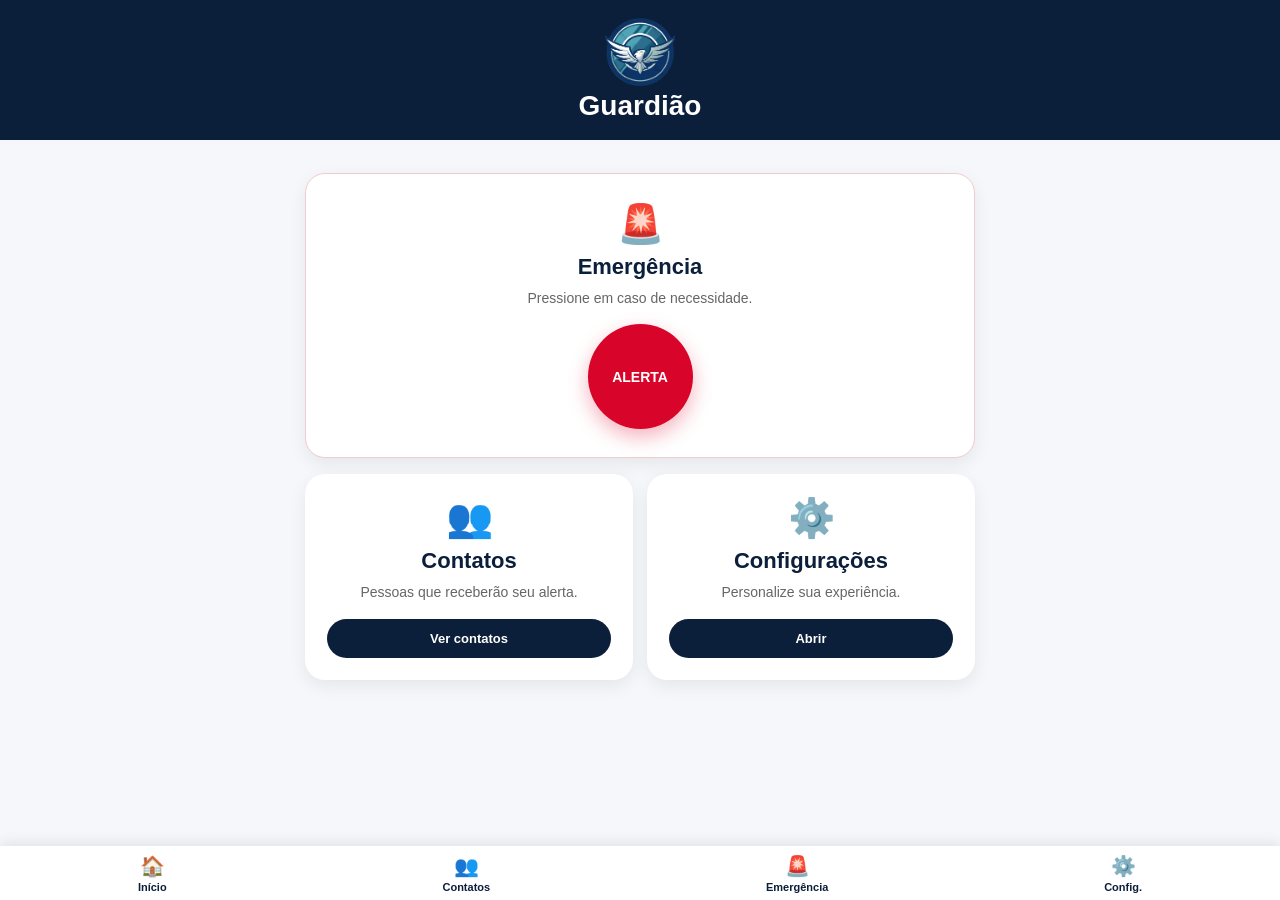
<file: painel.html>
<!doctype html>
<html lang="pt-BR">
  <head>
    <meta charset="UTF-8" />
    <meta name="viewport" content="width=device-width, initial-scale=1.0" />

    <title>Guardião - Painel</title>

    <style>
      * {
        margin: 0;
        padding: 0;
        box-sizing: border-box;
      }

      body {
        font-family: Arial, Helvetica, sans-serif;
        background: #f5f7fb;
        color: #0b1f3a;
        padding-bottom: 100px;
      }

      header {
        background: #0b1f3a;
        color: white;
        text-align: center;
        padding: 18px 15px;
      }

      .logo-area {
        display: flex;
        flex-direction: column;
        align-items: center;
        gap: 4px;
      }

      .logo-area img {
        height: 68px;
      }

      .logo-area span {
        font-size: 28px;
        font-weight: bold;
      }

      .container {
        width: 100%;
        max-width: 700px;
        margin: 18px auto;
        padding: 15px;
      }

      .card {
        background: white;
        border-radius: 20px;
        padding: 22px;
        margin-bottom: 16px;
        text-align: center;
        box-shadow: 0 6px 18px rgba(0, 0, 0, 0.07);
      }

      .icone {
        font-size: 38px;
        margin-bottom: 8px;
      }

      h2 {
        margin-bottom: 8px;
        font-size: 22px;
      }

      p {
        color: #666;
        line-height: 1.45;
        margin-bottom: 16px;
        font-size: 14px;
      }

      /* EMERGÊNCIA */

      .card-emergencia {
        border: 1px solid #f1cccc;
        padding-top: 28px;
        padding-bottom: 28px;
      }

      .emergencia {
        width: 105px;
        height: 105px;
        border-radius: 50%;
        border: none;
        background: #d90429;
        color: white;
        cursor: pointer;
        font-size: 14px;
        font-weight: bold;
        box-shadow: 0 8px 20px rgba(217, 4, 41, 0.3);
        transition: 0.2s;
      }

      .emergencia:hover {
        transform: scale(1.05);
      }

      /* CARDS INFERIORES */

      .grade {
        display: grid;
        grid-template-columns: 1fr 1fr;
        gap: 14px;
      }

      .grade .card {
        margin-bottom: 0;
      }

      .botao {
        width: 100%;
        background: #0b1f3a;
        color: white;
        border: none;
        padding: 12px 15px;
        border-radius: 30px;
        cursor: pointer;
        font-size: 13px;
        font-weight: bold;
      }

      .botao:hover {
        transform: scale(1.02);
      }

      a {
        text-decoration: none;
      }

      /* BARRA INFERIOR */

      .navbar {
        position: fixed;
        bottom: 0;
        left: 0;
        width: 100%;
        background: white;
        display: flex;
        justify-content: space-around;
        align-items: center;
        padding: 8px 0 7px;
        box-shadow: 0 -4px 12px rgba(0, 0, 0, 0.08);
        z-index: 1000;
      }

      .navbar a {
        text-decoration: none;
        color: #0b1f3a;
        text-align: center;
        font-size: 11px;
        font-weight: bold;
      }

      .navbar span {
        display: block;
        font-size: 20px;
        margin-bottom: 3px;
      }

      @media (max-width: 600px) {
        header {
          padding: 14px 12px;
        }

        .logo-area img {
          height: 58px;
        }

        .logo-area span {
          font-size: 24px;
        }

        .container {
          margin: 12px auto;
          padding: 12px;
        }

        .card {
          padding: 18px;
          border-radius: 18px;
        }

        .icone {
          font-size: 30px;
        }

        h2 {
          font-size: 20px;
        }

        p {
          font-size: 13px;
        }

        .card-emergencia {
          padding-top: 24px;
          padding-bottom: 24px;
        }

        .emergencia {
          width: 95px;
          height: 95px;
          font-size: 13px;
        }

        .grade {
          gap: 10px;
        }

        .grade .card {
          padding: 15px 10px;
        }

        .grade .icone {
          font-size: 28px;
        }

        .grade h2 {
          font-size: 17px;
        }

        .grade p {
          font-size: 12px;
          min-height: 52px;
        }
      }
    </style>
  </head>

  <body>
    <header>
      <h1 class="logo-area">
        <img src="imagens/logo.png" alt="Logo Guardião" />

        <span> Guardião </span>
      </h1>
    </header>

    <main class="container">
      <!-- EMERGÊNCIA -->

      <div class="card card-emergencia">
        <div class="icone">🚨</div>

        <h2>Emergência</h2>

        <p>Pressione em caso de necessidade.</p>

        <a href="emergencia.html?auto=1">
          <button class="emergencia" type="button">ALERTA</button>
        </a>
      </div>

      <!-- CARDS INFERIORES -->

      <div class="grade">
        <!-- CONTATOS -->

        <div class="card">
          <div class="icone">👥</div>

          <h2>Contatos</h2>

          <p>Pessoas que receberão seu alerta.</p>

          <a href="contatos.html">
            <button class="botao" type="button">Ver contatos</button>
          </a>
        </div>

        <!-- CONFIGURAÇÕES -->

        <div class="card">
          <div class="icone">⚙️</div>

          <h2>Configurações</h2>

          <p>Personalize sua experiência.</p>

          <a href="configuracoes.html">
            <button class="botao" type="button">Abrir</button>
          </a>
        </div>
      </div>
    </main>

    <!-- BARRA INFERIOR -->

    <nav class="navbar">
      <a href="painel.html">
        <span>🏠</span>

        Início
      </a>

      <a href="contatos.html">
        <span>👥</span>

        Contatos
      </a>

      <a href="emergencia.html">
        <span>🚨</span>

        Emergência
      </a>

      <a href="configuracoes.html">
        <span>⚙️</span>

        Config.
      </a>
    </nav>
  </body>
</html>
</file>
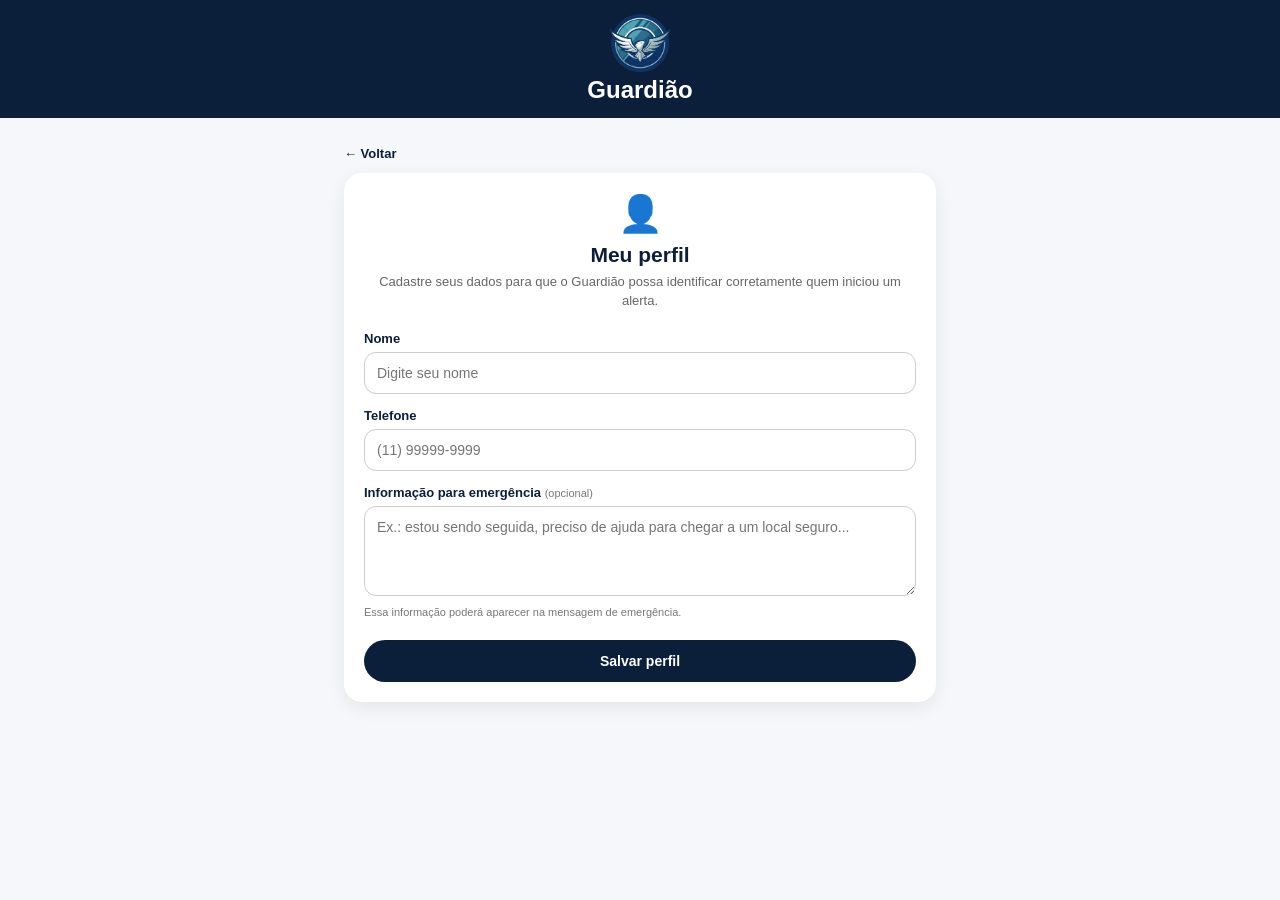
<file: perfil.html>
<!doctype html>
<html lang="pt-BR">
  <head>
    <meta charset="UTF-8" />
    <meta name="viewport" content="width=device-width, initial-scale=1.0" />

    <title>Guardião - Perfil</title>

    <style>
      * {
        margin: 0;
        padding: 0;
        box-sizing: border-box;
      }

      body {
        font-family: Arial, Helvetica, sans-serif;
        background: #f5f7fb;
        color: #0b1f3a;
        min-height: 100vh;
        padding-bottom: 40px;
      }

      header {
        background: #0b1f3a;
        color: white;
        text-align: center;
        padding: 14px 12px;
      }

      .logo-area {
        display: flex;
        flex-direction: column;
        align-items: center;
        gap: 4px;
      }

      .logo-area img {
        height: 58px;
      }

      .logo-area span {
        font-size: 24px;
        font-weight: bold;
      }

      .container {
        width: 100%;
        max-width: 620px;
        margin: 12px auto;
        padding: 14px;
      }

      .voltar-topo {
        display: inline-block;
        margin-bottom: 12px;
        color: #0b1f3a;
        text-decoration: none;
        font-size: 13px;
        font-weight: bold;
      }

      .card {
        background: white;
        border-radius: 18px;
        padding: 20px;
        box-shadow: 0 6px 18px rgba(0, 0, 0, 0.07);
      }

      .icone {
        text-align: center;
        font-size: 36px;
        margin-bottom: 8px;
      }

      h2 {
        text-align: center;
        font-size: 21px;
        margin-bottom: 6px;
      }

      .descricao {
        text-align: center;
        color: #666;
        font-size: 13px;
        line-height: 1.45;
        margin-bottom: 20px;
      }

      .campo {
        margin-bottom: 14px;
      }

      .campo label {
        display: block;
        font-size: 13px;
        font-weight: bold;
        margin-bottom: 6px;
      }

      .campo input,
      .campo textarea {
        width: 100%;
        border: 1px solid #ccc;
        border-radius: 12px;
        padding: 12px;
        font-size: 14px;
        font-family: Arial, Helvetica, sans-serif;
        outline: none;
        transition: 0.2s;
      }

      .campo textarea {
        min-height: 90px;
        resize: vertical;
      }

      .campo input:focus,
      .campo textarea:focus {
        border-color: #0b1f3a;
      }

      .opcional {
        color: #777;
        font-size: 11px;
        font-weight: normal;
      }

      /* ERROS */

      .campo input.erro {
        border-color: #d90429;
        background: #fffafa;
      }

      .mensagem-erro {
        display: none;
        margin-top: 5px;
        color: #c62828;
        font-size: 11px;
        font-weight: bold;
      }

      .mensagem-erro.ativa {
        display: block;
      }

      /* AJUDA */

      .ajuda-campo {
        margin-top: 5px;
        color: #777;
        font-size: 11px;
        line-height: 1.4;
      }

      .botao {
        width: 100%;
        border: none;
        border-radius: 30px;
        padding: 13px;
        background: #0b1f3a;
        color: white;
        cursor: pointer;
        font-size: 14px;
        font-weight: bold;
        margin-top: 6px;
      }

      .mensagem-sucesso {
        display: none;
        margin-top: 14px;
        padding: 11px;
        border-radius: 12px;
        background: #eef8f0;
        color: #1b5e20;
        text-align: center;
        font-size: 12px;
        font-weight: bold;
      }

      @media (max-width: 600px) {
        .container {
          padding: 12px;
        }

        .card {
          padding: 18px;
        }

        .icone {
          font-size: 30px;
        }

        h2 {
          font-size: 20px;
        }
      }
    </style>
  </head>

  <body>
    <header>
      <div class="logo-area">
        <img src="imagens/logo.png" alt="Logo Guardião" />

        <span> Guardião </span>
      </div>
    </header>

    <main class="container">
      <a href="configuracoes.html" class="voltar-topo"> ← Voltar </a>

      <div class="card">
        <div class="icone">👤</div>

        <h2>Meu perfil</h2>

        <p class="descricao">
          Cadastre seus dados para que o Guardião possa identificar corretamente
          quem iniciou um alerta.
        </p>

        <!-- NOME -->

        <div class="campo">
          <label for="nomeUsuario"> Nome </label>

          <input
            type="text"
            id="nomeUsuario"
            placeholder="Digite seu nome"
            oninput="removerErro('nomeUsuario', 'erroNome')"
          />

          <span class="mensagem-erro" id="erroNome"> ⚠ Campo obrigatório </span>
        </div>

        <!-- TELEFONE -->

        <div class="campo">
          <label for="telefoneUsuario"> Telefone </label>

          <input
            type="tel"
            id="telefoneUsuario"
            placeholder="(11) 99999-9999"
            oninput="removerErro('telefoneUsuario', 'erroTelefone')"
          />

          <span class="mensagem-erro" id="erroTelefone">
            ⚠ Campo obrigatório
          </span>
        </div>

        <!-- INFORMAÇÃO DE EMERGÊNCIA -->

        <div class="campo">
          <label for="informacaoEmergencia">
            Informação para emergência

            <span class="opcional"> (opcional) </span>
          </label>

          <textarea
            id="informacaoEmergencia"
            placeholder="Ex.: estou sendo seguida, preciso de ajuda para chegar a um local seguro..."
          ></textarea>

          <div class="ajuda-campo">
            Essa informação poderá aparecer na mensagem de emergência.
          </div>
        </div>

        <button class="botao" onclick="salvarPerfil()">Salvar perfil</button>

        <div class="mensagem-sucesso" id="mensagemSucesso">
          ✅ Perfil salvo com sucesso.
        </div>
      </div>
    </main>

    <script>
      const chavePerfil = "perfilGuardiao";

      function carregarPerfil() {
        const perfil = JSON.parse(localStorage.getItem(chavePerfil));

        if (!perfil) {
          return;
        }

        document.getElementById("nomeUsuario").value = perfil.nome || "";

        document.getElementById("telefoneUsuario").value =
          perfil.telefone || "";

        document.getElementById("informacaoEmergencia").value =
          perfil.informacaoEmergencia || "";
      }

      function mostrarErro(campoId, erroId) {
        document.getElementById(campoId).classList.add("erro");

        document.getElementById(erroId).classList.add("ativa");
      }

      function removerErro(campoId, erroId) {
        const campo = document.getElementById(campoId);

        if (campo.value.trim() !== "") {
          campo.classList.remove("erro");

          document.getElementById(erroId).classList.remove("ativa");
        }
      }

      function limparErros() {
        document.getElementById("nomeUsuario").classList.remove("erro");

        document.getElementById("telefoneUsuario").classList.remove("erro");

        document.getElementById("erroNome").classList.remove("ativa");

        document.getElementById("erroTelefone").classList.remove("ativa");
      }

      function salvarPerfil() {
        const campoNome = document.getElementById("nomeUsuario");

        const campoTelefone = document.getElementById("telefoneUsuario");

        const nome = campoNome.value.trim();

        const telefone = campoTelefone.value.trim();

        const informacaoEmergencia = document
          .getElementById("informacaoEmergencia")
          .value.trim();

        let formularioValido = true;

        /* VALIDAR NOME */

        if (nome === "") {
          mostrarErro("nomeUsuario", "erroNome");

          formularioValido = false;
        }

        /* VALIDAR TELEFONE */

        if (telefone === "") {
          mostrarErro("telefoneUsuario", "erroTelefone");

          formularioValido = false;
        }

        if (!formularioValido) {
          if (nome === "") {
            campoNome.focus();
          } else {
            campoTelefone.focus();
          }

          return;
        }

        const perfil = {
          nome: nome,

          telefone: telefone,

          informacaoEmergencia: informacaoEmergencia,
        };

        localStorage.setItem(
          chavePerfil,

          JSON.stringify(perfil),
        );

        limparErros();

        const mensagem = document.getElementById("mensagemSucesso");

        mensagem.style.display = "block";

        setTimeout(
          function () {
            mensagem.style.display = "none";
          },

          2500,
        );
      }

      carregarPerfil();
    </script>
  </body>
</html>
</file>
<file: style.css>
* {
  margin: 0;
  padding: 0;
  box-sizing: border-box;
}

body {
  min-height: 100vh;
  font-family: Arial, Helvetica, sans-serif;
  background-color: #f4f7fb;
  color: #1f2937;
  display: flex;
  justify-content: center;
  align-items: flex-start;
  padding: 16px;
}

.container {
  width: 100%;
  max-width: 360px;
  background-color: #ffffff;
  padding: 24px 20px;
  border-radius: 18px;
  box-shadow: 0 6px 18px rgba(0, 0, 0, 0.1);
  text-align: center;
  margin: 10px auto;
}

.simbolo {
  font-size: 34px;
  margin-bottom: 8px;
}

h1 {
  color: #1e3a8a;
  font-size: 26px;
  margin-bottom: 8px;
}

h2 {
  color: #1e3a8a;
  font-size: 18px;
  margin-bottom: 12px;
}

p {
  color: #555555;
  font-size: 14px;
  line-height: 1.5;
  margin-bottom: 18px;
}

.slogan {
  margin-bottom: 24px;
}

button {
  width: 100%;
  background-color: #e85d6c;
  color: #ffffff;
  border: none;
  padding: 12px 18px;
  border-radius: 10px;
  font-size: 15px;
  font-weight: bold;
  cursor: pointer;
  transition: 0.2s;
}

button:hover {
  background-color: #d94c5c;
}

button:active {
  transform: scale(0.98);
}

.link-botao {
  display: block;
  text-decoration: none;
}

form {
  display: flex;
  flex-direction: column;
  gap: 14px;
  margin-top: 18px;
}

.campo {
  display: flex;
  flex-direction: column;
  gap: 6px;
  text-align: left;
}

label {
  color: #1e3a8a;
  font-size: 13px;
  font-weight: bold;
}

input,
select {
  width: 100%;
  padding: 11px;
  border: 1px solid #cccccc;
  border-radius: 8px;
  font-size: 14px;
  background-color: #ffffff;
}

input:focus,
select:focus {
  outline: 2px solid #1e3a8a;
  border-color: transparent;
}

.lista-contatos {
  margin-top: 22px;
  text-align: left;
}

.toggle-contatos {
  width: 100%;
  background-color: #eef3ff;
  color: #1e3a8a;
  border: 1px solid #dbe3f0;
  padding: 11px 14px;
  border-radius: 10px;
  font-size: 15px;
  font-weight: bold;
  text-align: left;
  margin-bottom: 12px;
}

.toggle-contatos:hover {
  background-color: #e3ebff;
}

.area-contatos {
  max-height: 240px;
  overflow-y: auto;
  padding-right: 4px;
}

.escondido {
  display: none;
}

.card-contato {
  background-color: #f7f8fc;
  border: 1px solid #dbe3f0;
  border-radius: 12px;
  padding: 12px;
  margin-bottom: 10px;
  display: flex;
  flex-direction: column;
  gap: 3px;
}

.card-contato strong {
  color: #1e3a8a;
  font-size: 15px;
}

.card-contato span {
  color: #444444;
  font-size: 13px;
}

.card-contato small {
  color: #777777;
  font-size: 12px;
}

.botao-excluir {
  width: auto;
  align-self: flex-end;
  margin-top: 8px;
  padding: 6px 12px;
  font-size: 12px;
  border-radius: 7px;
  background-color: #e85d6c;
}

.botao-continuar {
  margin-top: 14px;
}

.sem-contatos {
  text-align: center;
  font-size: 13px;
  color: #777777;
}

@media (max-width: 480px) {
  .container {
    max-width: 340px;
    padding: 22px 18px;
  }

  h1 {
    font-size: 24px;
  }

  h2 {
    font-size: 17px;
  }

  p {
    font-size: 13px;
  }

  button {
    font-size: 14px;
    padding: 11px 16px;
  }
}
</file>
